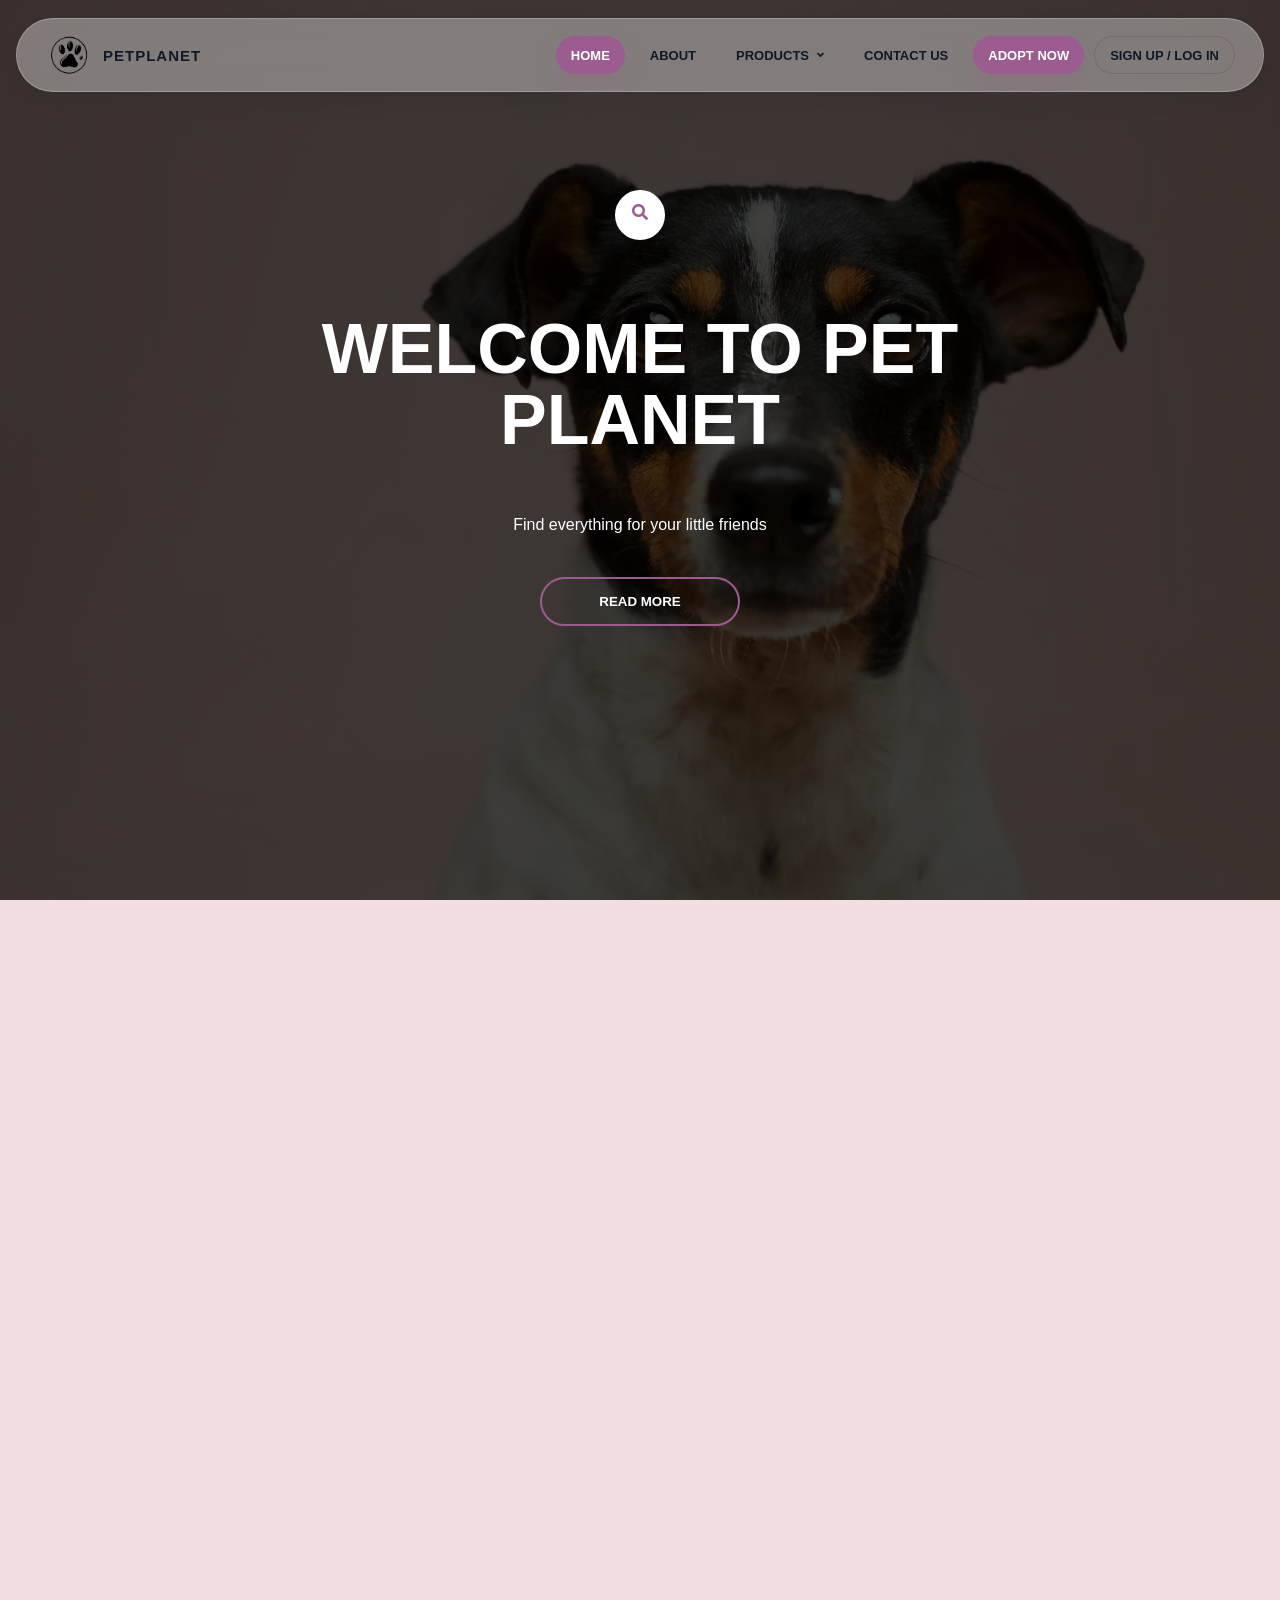
<file: index.html>
<!DOCTYPE html>
<html lang="en">
<head>
    <meta charset="UTF-8">
    <meta http-equiv="X-UA-Compatible" content="IE=edge">
    <meta name="viewport" content="width=device-width, initial-scale=1.0">
    <title>Pet Shop</title>
    <link rel="stylesheet" href="css/style.css">
    <link rel="stylesheet" href="https://cdnjs.cloudflare.com/ajax/libs/font-awesome/5.15.3/css/all.min.css">
    <link rel="stylesheet" href="css/common.css">
    <script src="js/main.js" defer></script>
</head>
<body>
  
    <!--home page-->
    <div class="container-home">
        
        
        <div class="main-content">
            
            <div class="banner">
                <div class="navbar">
                  <div class="logo-container">
                    <img src="images/OIP.webp" class="logo" alt="PetPlanet logo">
                    <span class="logo-text">PETPLANET</span>
                </div>
                
                <input type="checkbox" id="nav-toggle" class="nav-toggle">
                <label for="nav-toggle" class="nav-toggle-label" aria-label="Open navigation menu">
                    <span></span>
                </label>
                  
                    <ul class="nav-menu">
                        <li><a class="active" href="index.html" aria-current="page">Home</a></li>
                        <li><a href="pages/about.html">About</a></li>
                        <li class="dropdown">
                          <a href="pages/dogs.html">Products</a>
                          <ul class="dropdown-content">
                              <li><a href="pages/dogs.html">Dogs</a></li>
                              <li><a href="pages/cats.html">Cats</a></li>
                              <li><a href="pages/birds.html">Birds</a></li>
                              <li><a href="pages/fish.html">Fish</a></li>
                          </ul> </li>
                        <li><a href="pages/contactUs.html">Contact us</a></li>
                        <li><a href="pages/adoptNow.html">Adopt Now</a></li>
                        <li><a href="pages/login.html">Sign up / Log in</a></li>
                        
                    </ul>
                   
                </div>
                <div class="content">
                    <form action="#" id="site-search" role="search">
                        <label class="sr-only" for="site-search-input">Search PetPlanet</label>
                        <input type="search" id="site-search-input" placeholder="Search here ..." autocomplete="off">
                        <button type="submit" class="search-submit" aria-label="Search"><i class="fa fa-search" aria-hidden="true"></i></button>
                    </form>
                    <p class="search-feedback" id="search-feedback" aria-live="polite"></p>
                    
                    <h1>WELCOME TO PET PLANET</h1>
                    <p>Find everything for your little friends</p>
                    <div>
                        <button type="button" id="read-more-btn"><span></span>READ MORE</button>
                    </div>
                </div>
                
            </div>
            <div class="image-container">
                  
              <p class="caption">
                photo by <a href="https://unsplash.com/@victor_vector" target="_blank" rel="noopener noreferrer">@victor_vector</a> on 
                <a href="https://unsplash.com/photos/black-and-white-short-coated-dog-N04FIfHhv_k" target="_blank" rel="noopener noreferrer">Unsplash</a>
              </p>
            </div>
        </div>
    </div>
  
    <!--End home page-->


    <!--services page-->
    <a id="servicesSection"></a>
    <header>
      <h1>Our Services</h1>
    </header>
    
    <section class="services">
      <div class="service">
        <i class="fas fa-shopping-basket"></i>
        <h2>Supplies</h2>
        <p> From premium food options tailored to every dietary need to cozy bedding, entertaining toys, stylish apparel, and essential grooming tools, we have everything you need to keep your pets happy, healthy, and well-cared for.</p>
      </div>
      
      <div class="service">
        <i class="fas fa-cut"></i>
        <h2>Grooming</h2>
        <p>We offer a pampering experience like no other with our grooming service! Treat your furry friends to a day of luxury and care with our expert groomers. From a soothing bath to a stylish trim, we cater to all breeds and sizes, ensuring your pets leave looking and feeling their best.</p>
      </div>
      
      <div class="service">
        <i class="fas fa-graduation-cap"></i>
        <h2>Training</h2>
        <p>Our expert trainers provide personalized sessions to help your pets develop essential skills and behaviors. Whether it's obedience training, agility courses, or socialization sessions, we're dedicated to nurturing a strong bond between you and your pet.</p>
      </div>
      
      <div class="service">
        <i class="fas fa-clock"></i>
        <h2>24 Hour Care</h2>
        <p>With our 24-hour care service, we provide round-the-clock attention to your pets, guaranteeing their comfort and safety at any hour of the day. Whether it's a late-night emergency or just a comforting presence during their stay.</p>
      </div>
    </section>
  <!--End services page-->

  <!--Testimonials Section-->
  <section class="testimonials">
    <h1>What Our Customers Say</h1>
    <div class="testimonial-container">
      <div class="testimonial">
        <img src="images/small-fluffy-dog-breeds-maltipoo-66300ad363389.webp" alt="Small fluffy dog after grooming">
        <p>"The grooming service is amazing! My Maltipoo looks like a star every time we visit. Highly recommended!"</p>
        <h3>- Maria K.</h3>
      </div>
      <div class="testimonial">
        <img src="images/catphoto.webp" alt="Cat customer testimonial photo">
        <p>"Best pet shop in Athens. The supplies are top quality and the staff really cares about the animals."</p>
        <h3>- George P.</h3>
      </div>
      <div class="testimonial">
        <img src="images/Oryctolagus_cuniculus_Rcdo.webp" alt="Rabbit customer testimonial photo">
        <p>"The 24-hour care gave me peace of mind when I had to travel. They kept me updated with photos!"</p>
        <h3>- Elena S.</h3>
      </div>
    </div>
  </section>
  <!--End Testimonials Section-->
  

  <!--footer page-->
  <footer>
        
    <p>Photo credit: <a href="https://unsplash.com/@victor_vector" target="_blank" rel="noopener noreferrer">@victor_vector</a> on <a href="https://unsplash.com/photos/black-and-white-short-coated-dog-N04FIfHhv_k" target="_blank" rel="noopener noreferrer">Unsplash</a>.</p>
<div id="Footer">                
<div id="iconBarfoot"  >
    <h4>Follow Us</h4>
    <div class="icon">
        <i class="fab fa-facebook-f"></i>
        <i class="fab fa-instagram"></i>
        <i class="fab fa-youtube"></i>
        <i class="fab fa-linkedin-in"></i>
    </div>

</div>
<div id="foot1" >
    <dl>
        <dt>Demo Store Info</dt>
        <dd>Terms Of Use</dd>
        <dd>Privacy Policy</dd>
        <dd>Returns Policy</dd>
        <dd>Shipping Policy</dd>
        <dd>Customer Support</dd>
        <dd>Help Center</dd>
        <dd>Returns Center</dd>
        <dd>Contact Us</dd>
    </dl>   
</div>
<div id="foot2"> 
    <dl>
        <dt>Find Us</dt>
        <dd>Phone: 210 000 0000</dd>
        <dd>Email: hello@petplanet.example</dd>
        <dd>Address: Athens, Greece</dd>
    </dl>
</div>
<div id="foot3">
    <h4>Newsletter Demo</h4>
    
        
        <p>This static demo shows where newsletter messaging would appear in a full ecommerce site.
        </p>
        
    
</div>
</div>
</footer>
<!--end footer-->
</body>
</html>
</file>
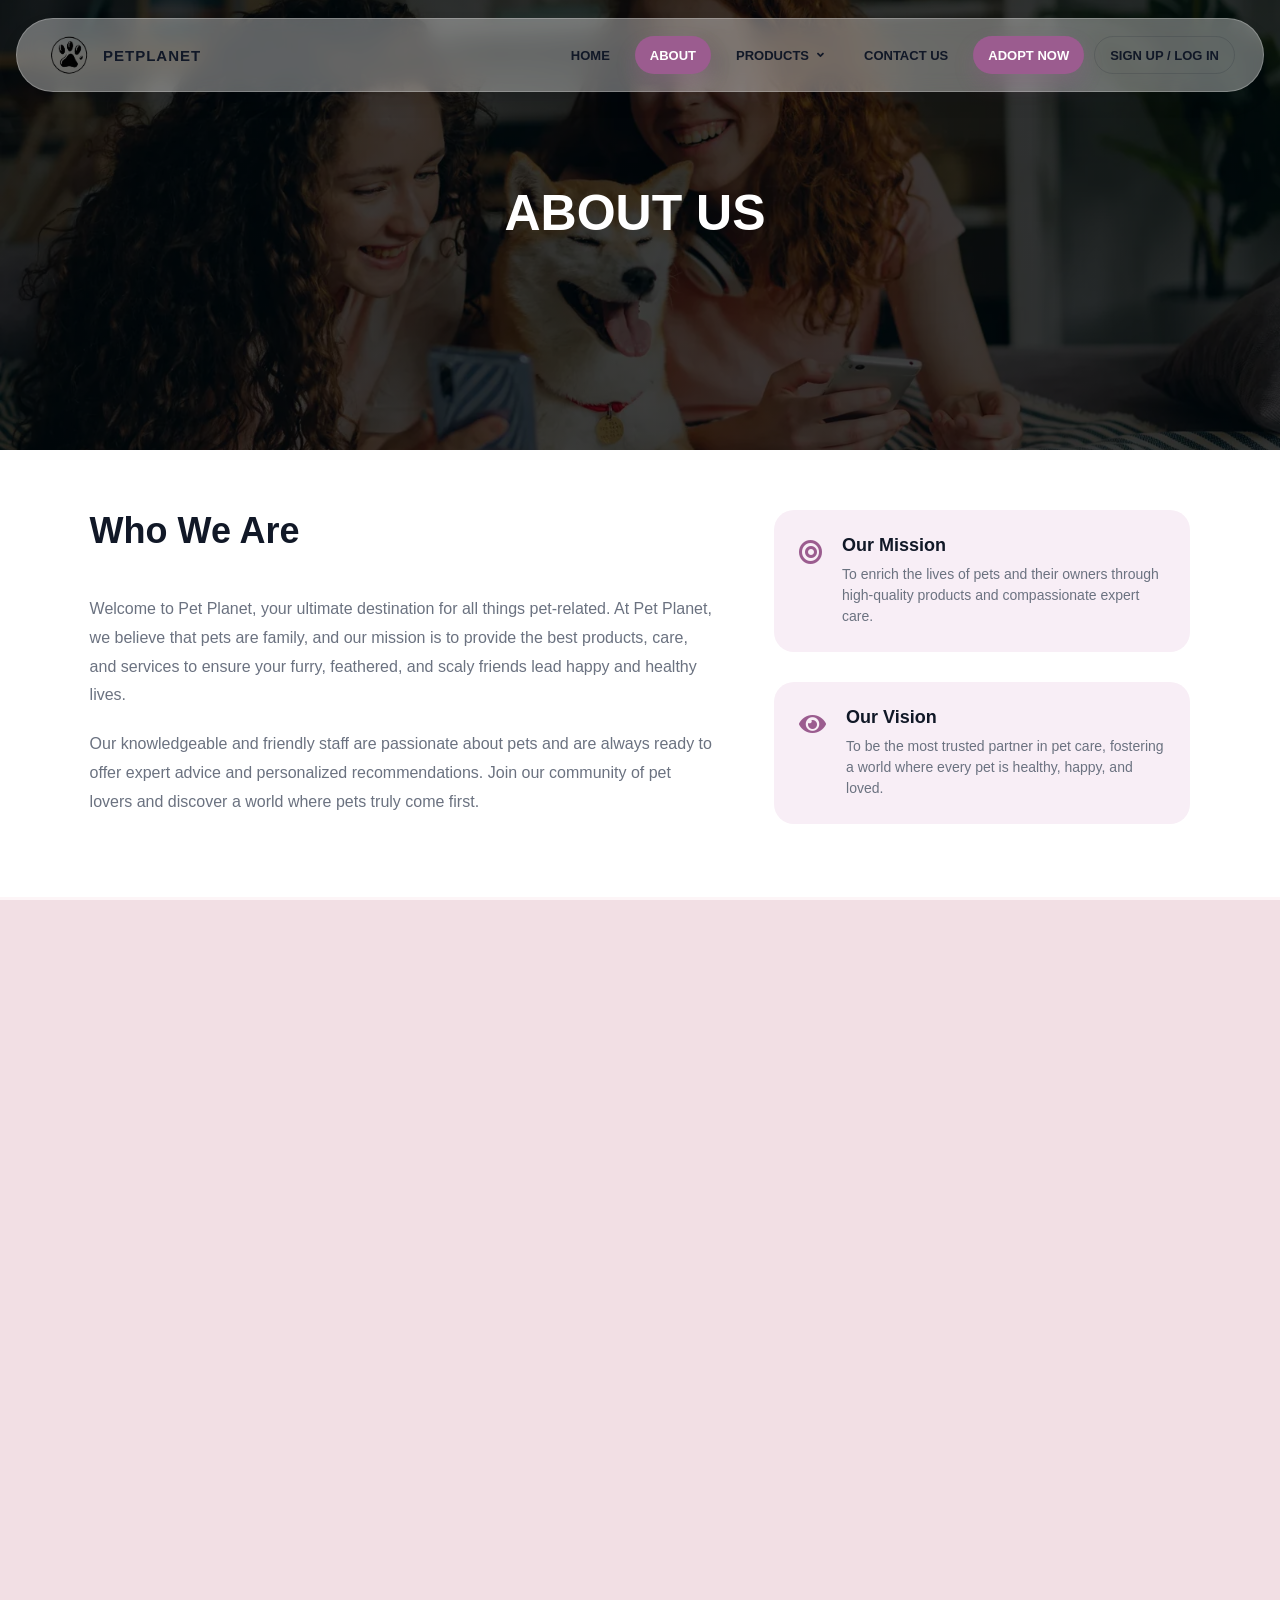
<file: pages/about.html>
<!DOCTYPE html>
<html lang="en">
<head>
    <meta charset="UTF-8">
    <meta name="viewport" content="width=device-width, initial-scale=1.0">
    <title>About Us</title>
    <link rel="stylesheet" href="../css/style.css">
    <link rel="stylesheet" href="https://cdnjs.cloudflare.com/ajax/libs/font-awesome/5.15.3/css/all.min.css">
    <link rel="stylesheet" href="../css/common.css">
</head>
<body>
     
        <div class="navbar">
            <div class="logo-container">
                <img src="../images/OIP.webp" class="logo" alt="PetPlanet logo">
                <span class="logo-text">PETPLANET</span>
            </div> 
            
            <input type="checkbox" id="nav-toggle" class="nav-toggle">
            <label for="nav-toggle" class="nav-toggle-label" aria-label="Open navigation menu">
                <span></span>
            </label>

            <ul class="nav-menu">
                <li><a href="../index.html">Home</a></li>
                <li><a class="active" href="about.html" aria-current="page">About</a></li>
                <li class="dropdown">
                    <a href="dogs.html">Products</a>
                    <ul class="dropdown-content">
                        <li><a href="dogs.html">Dogs</a></li>
                        <li><a href="cats.html">Cats</a></li>
                        <li><a href="birds.html">Birds</a></li>
                        <li><a href="fish.html">Fish</a></li>
                    </ul> </li>
                <li><a href="contactUs.html">Contact us</a></li>
                <li><a href="adoptNow.html">Adopt Now</a></li>
                <li><a href="login.html">Sign up / Log in</a></li>
                
            </ul>
        </div>
        
      <div class="about-cont">
        <div class="about-info">
            <h1>ABOUT US</h1>
            
        </div>
      </div>
      <div class="image-container">
                  
        <p class="caption">
          photo by <a href="https://unsplash.com/@silverkblack" target="_blank" rel="noopener noreferrer">@silverkblack</a> on 
          <a href="https://unsplash.com/photos/two-women-laying-on-a-bed-with-a-dog-wquF4wXEb84" target="_blank" rel="noopener noreferrer">Unsplash</a>
        </p>
      </div>
    

     <section class="who-we-are-section">
        <div class="container-ab">
            <div class="about-us-full">
                <div class="about-text">
                    <h1>Who We Are</h1>
                    <p>
                        Welcome to Pet Planet, your ultimate destination for all things pet-related. At Pet Planet, we believe that pets are family, and our mission is to provide the best products, care, and services to ensure your furry, feathered, and scaly friends lead happy and healthy lives.
                    </p>
                    <p>
                        Our knowledgeable and friendly staff are passionate about pets and are always ready to offer expert advice and personalized recommendations. Join our community of pet lovers and discover a world where pets truly come first.
                    </p>
                </div>
                <div class="mission-vision">
                    <div class="mv-item">
                        <i class="fas fa-bullseye"></i>
                        <div>
                            <h3>Our Mission</h3>
                            <p>To enrich the lives of pets and their owners through high-quality products and compassionate expert care.</p>
                        </div>
                    </div>
                    <div class="mv-item">
                        <i class="fas fa-eye"></i>
                        <div>
                            <h3>Our Vision</h3>
                            <p>To be the most trusted partner in pet care, fostering a world where every pet is healthy, happy, and loved.</p>
                        </div>
                    </div>
                </div>
            </div>
        </div>
     </section>

    <!--why us page--> 
  <section class="why-us-section">
    <div class="why-us-header">
      <p class="section-label">Our Values</p>
      <h1>Why Pet Owners Choose Us</h1>
    </div>
    <div class="why-us-grid">
      <div class="why-card">
        <i class="fas fa-users"></i>
        <h2>Community Connection</h2>
        <p>More than just a pet shop, we're a vibrant community of pet lovers who share a common passion for animals. From our regular adoption events to our online forums, we're dedicated to fostering connections.</p>
      </div>
      <div class="why-card">
        <i class="fas fa-heart"></i>
        <h2>Quality and Care</h2>
        <p>We prioritize quality and care above all else, ensuring that every animal receives the love, attention, and medical treatment they deserve. Our selection of products is meticulously curated for your pets.</p>
      </div>
      <div class="why-card">
        <i class="fas fa-lightbulb"></i>
        <h2>Tailored Solutions</h2>
        <p>We understand that every pet is unique. That's why we offer tailored solutions like specialized diet plans, behavioral training, and personalized grooming services to ensure your friend is happy.</p>
      </div>
      <div class="why-card">
        <i class="fas fa-paw"></i>
        <h2>Passion for Pets</h2>
        <p>Driven by our passion for animals, we go above and beyond to ensure all our furry friends find loving homes. We strive to match each pet with the perfect family, creating lasting bonds.</p>
      </div>
    </div>
  </section>
  <!--End why us page--> 
  
    
        <footer>
        
            <p>Photo credits: <a href="https://unsplash.com/@silverkblack" target="_blank" rel="noopener noreferrer">@silverkblack</a> and <a href="https://unsplash.com/@axholmephotography" target="_blank" rel="noopener noreferrer">@axholmephotography</a> on Unsplash.</p>
        <div id="Footer">                
        <div id="iconBarfoot"  >
            <h4>Follow Us</h4>
            <div class="icon">
                <i class="fab fa-facebook-f"></i>
                <i class="fab fa-instagram"></i>
                <i class="fab fa-youtube"></i>
                <i class="fab fa-linkedin-in"></i>
            </div>
        
        </div>
        <div id="foot1" >
            <dl>
                <dt>Demo Store Info</dt>
                <dd>Terms Of Use</dd>
                <dd>Privacy Policy</dd>
                <dd>Returns Policy</dd>
                <dd>Shipping Policy</dd>
                <dd>Customer Support</dd>
                <dd>Help Center</dd>
                <dd>Returns Center</dd>
                <dd>Contact Us</dd>
            </dl>   
        </div>
        <div id="foot2"> 
            <dl>
                <dt>Find Us</dt>
                <dd>Phone: 210 000 0000</dd>
                <dd>Email: hello@petplanet.example</dd>
                <dd>Address: Athens, Greece</dd>
            </dl>
        </div>
        <div id="foot3">
            <h4>Newsletter Demo</h4>
            
                
                <p>This static demo shows where newsletter messaging would appear in a full ecommerce site.
                </p>
                
            
        </div>
        </div>
        </footer>
</body>
</html>
</file>
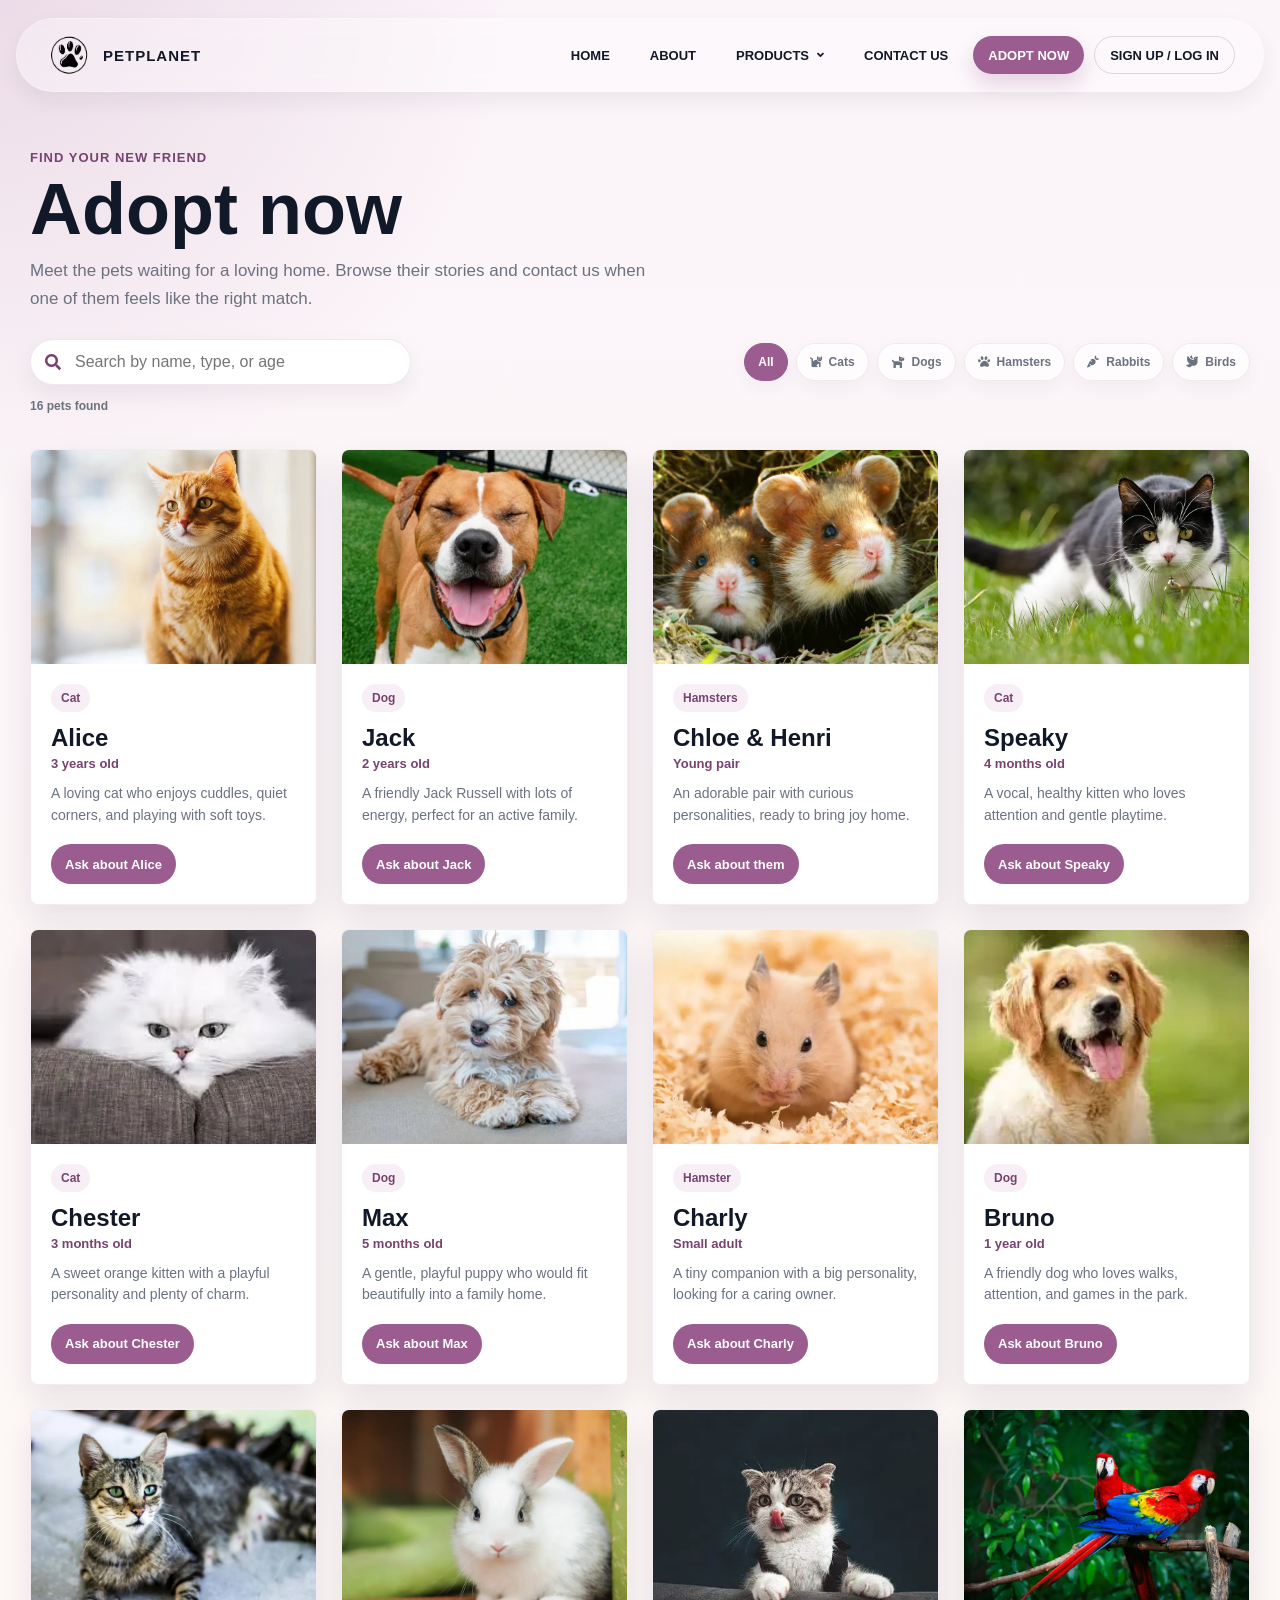
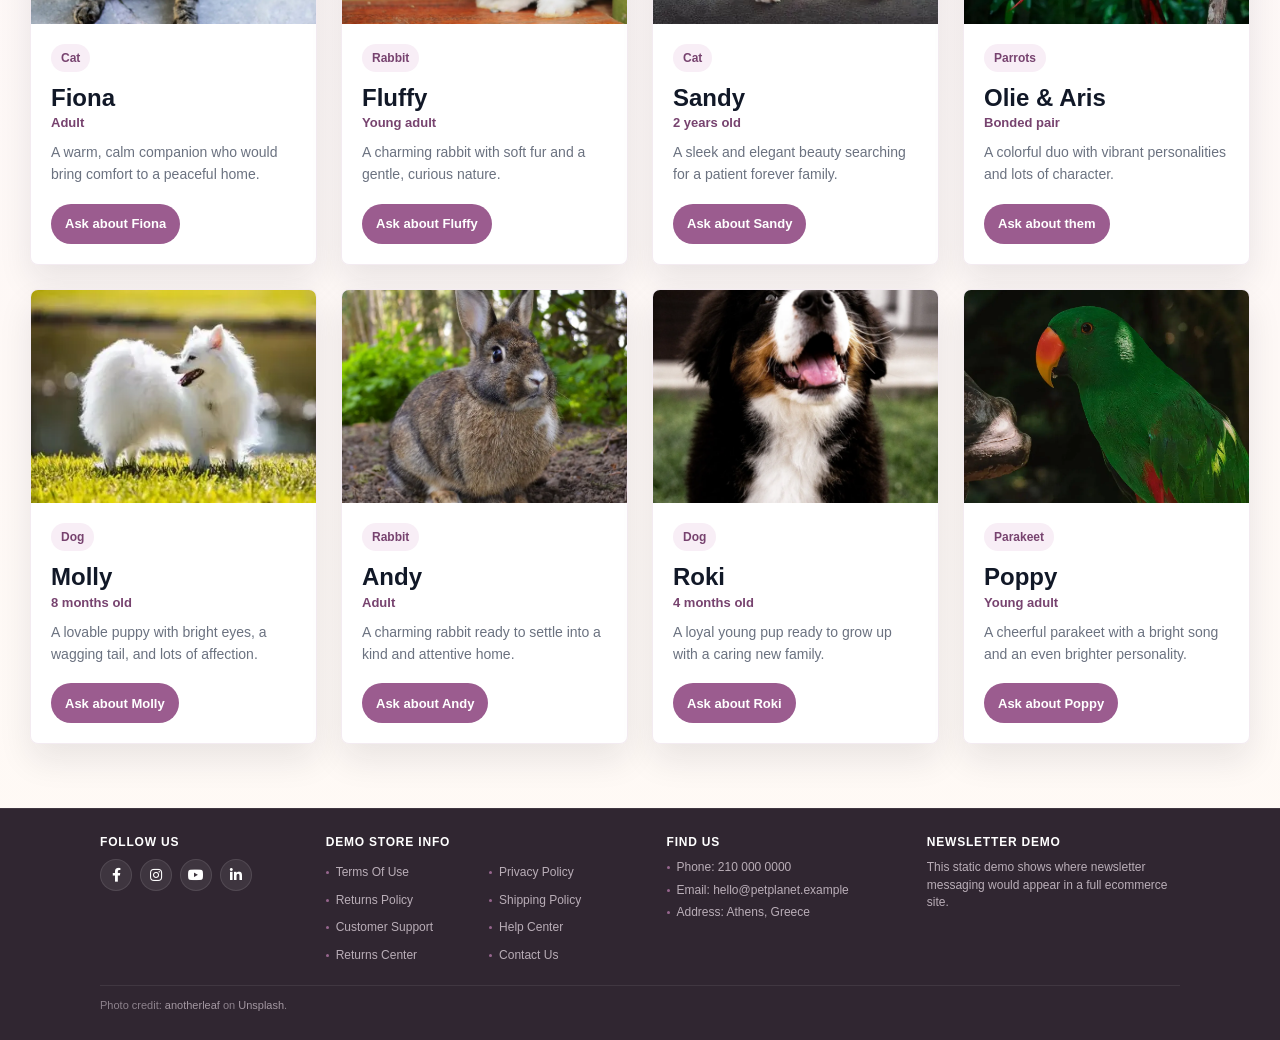
<file: pages/adoptNow.html>
<!DOCTYPE html>
<html lang="en">
<head>
    <meta charset="UTF-8">
    <meta http-equiv="X-UA-Compatible" content="IE=edge">
    <meta name="viewport" content="width=device-width, initial-scale=1.0">
    <title>Adopt Now - Pet Planet</title>
    <link rel="stylesheet" href="../css/adoptNow.css">
    <link rel="stylesheet" href="https://cdnjs.cloudflare.com/ajax/libs/font-awesome/5.15.3/css/all.min.css">
    <link rel="stylesheet" href="../css/common.css">
    <script src="../js/adoptNow.js" defer></script>
</head>
<body>
    <div class="navbar">
        <div class="logo-container">
            <img src="../images/OIP.webp" class="logo" alt="PetPlanet logo">
            <span class="logo-text">PETPLANET</span>
        </div>
        
        <input type="checkbox" id="nav-toggle" class="nav-toggle">
        <label for="nav-toggle" class="nav-toggle-label" aria-label="Open navigation menu">
            <span></span>
        </label>

        <ul class="nav-menu">            <li><a href="../index.html">Home</a></li>
            <li><a href="about.html">About</a></li>
            <li class="dropdown">
                <a href="dogs.html">Products</a>
                <ul class="dropdown-content">
                    <li><a href="dogs.html">Dogs</a></li>
                    <li><a href="cats.html">Cats</a></li>
                    <li><a href="birds.html">Birds</a></li>
                    <li><a href="fish.html">Fish</a></li>
                </ul>
            </li>
            <li><a href="contactUs.html">Contact us</a></li>
            <li><a class="active" href="adoptNow.html" aria-current="page">Adopt Now</a></li>
            <li><a href="login.html">Sign up / Log in</a></li>
        </ul>
    </div>

    <main class="container-adopt">
        <section class="adopt-hero">
            <p class="eyebrow">Find your new friend</p>
            <h1>Adopt now</h1>
            <p>Meet the pets waiting for a loving home. Browse their stories and contact us when one of them feels like the right match.</p>
        </section>

        <section class="adoption-tools" aria-label="Filter pets for adoption">
            <div class="adoption-search">
                <label class="sr-only" for="pet-search">Search pets</label>
                <div class="search-field">
                    <i class="fas fa-search" aria-hidden="true"></i>
                    <input type="search" id="pet-search" placeholder="Search by name, type, or age" autocomplete="off">
                </div>
            </div>

            <div class="animal-filters" aria-label="Animal type filters">
                <button type="button" class="filter-button active" data-filter="all" aria-pressed="true">All</button>
                <button type="button" class="filter-button" data-filter="cat" aria-pressed="false"><i class="fas fa-cat" aria-hidden="true"></i>Cats</button>
                <button type="button" class="filter-button" data-filter="dog" aria-pressed="false"><i class="fas fa-dog" aria-hidden="true"></i>Dogs</button>
                <button type="button" class="filter-button" data-filter="hamster" aria-pressed="false"><i class="fas fa-paw" aria-hidden="true"></i>Hamsters</button>
                <button type="button" class="filter-button" data-filter="rabbit" aria-pressed="false"><i class="fas fa-carrot" aria-hidden="true"></i>Rabbits</button>
                <button type="button" class="filter-button" data-filter="bird" aria-pressed="false"><i class="fas fa-dove" aria-hidden="true"></i>Birds</button>
            </div>

            <p class="filter-status" id="filter-status" aria-live="polite"></p>
        </section>

        <section class="pet-grid" aria-label="Pets available for adoption">
            <article class="pet-card" data-type="cat">
                <img src="../images/pexels-kowalievska-1170986.webp" alt="Alice, a relaxed gray cat">
                <div class="pet-card-content">
                    <span class="pet-tag">Cat</span>
                    <h2>Alice</h2>
                    <p class="pet-meta">3 years old</p>
                    <p>A loving cat who enjoys cuddles, quiet corners, and playing with soft toys.</p>
                    <a href="contactUs.html">Ask about Alice</a>
                </div>
            </article>

            <article class="pet-card" data-type="dog">
                <img src="../images/0-dogs-hero.webp" alt="Jack, an energetic Jack Russell dog">
                <div class="pet-card-content">
                    <span class="pet-tag">Dog</span>
                    <h2>Jack</h2>
                    <p class="pet-meta">2 years old</p>
                    <p>A friendly Jack Russell with lots of energy, perfect for an active family.</p>
                    <a href="contactUs.html">Ask about Jack</a>
                </div>
            </article>

            <article class="pet-card" data-type="hamster">
                <img src="../images/AdobeStock_347974747_438127_reduced.webp" alt="Chloe and Henri, two small hamsters">
                <div class="pet-card-content">
                    <span class="pet-tag">Hamsters</span>
                    <h2>Chloe & Henri</h2>
                    <p class="pet-meta">Young pair</p>
                    <p>An adorable pair with curious personalities, ready to bring joy home.</p>
                    <a href="contactUs.html">Ask about them</a>
                </div>
            </article>

            <article class="pet-card" data-type="cat">
                <img src="../images/Understanding Your Cat's Body LanguageTEASER.webp" alt="Speaky, a vocal young cat">
                <div class="pet-card-content">
                    <span class="pet-tag">Cat</span>
                    <h2>Speaky</h2>
                    <p class="pet-meta">4 months old</p>
                    <p>A vocal, healthy kitten who loves attention and gentle playtime.</p>
                    <a href="contactUs.html">Ask about Speaky</a>
                </div>
            </article>

            <article class="pet-card" data-type="cat">
                <img src="../images/images (1).webp" alt="Chester, an orange kitten">
                <div class="pet-card-content">
                    <span class="pet-tag">Cat</span>
                    <h2>Chester</h2>
                    <p class="pet-meta">3 months old</p>
                    <p>A sweet orange kitten with a playful personality and plenty of charm.</p>
                    <a href="contactUs.html">Ask about Chester</a>
                </div>
            </article>

            <article class="pet-card" data-type="dog">
                <img src="../images/small-fluffy-dog-breeds-maltipoo-66300ad363389.webp" alt="Max, a small fluffy puppy">
                <div class="pet-card-content">
                    <span class="pet-tag">Dog</span>
                    <h2>Max</h2>
                    <p class="pet-meta">5 months old</p>
                    <p>A gentle, playful puppy who would fit beautifully into a family home.</p>
                    <a href="contactUs.html">Ask about Max</a>
                </div>
            </article>

            <article class="pet-card" data-type="hamster">
                <img src="../images/shutterstock_1672896298-scaled-1-1024x684.webp" alt="Charly, a tiny hamster">
                <div class="pet-card-content">
                    <span class="pet-tag">Hamster</span>
                    <h2>Charly</h2>
                    <p class="pet-meta">Small adult</p>
                    <p>A tiny companion with a big personality, looking for a caring owner.</p>
                    <a href="contactUs.html">Ask about Charly</a>
                </div>
            </article>

            <article class="pet-card" data-type="dog">
                <img src="../images/images.webp" alt="Bruno, a happy young dog">
                <div class="pet-card-content">
                    <span class="pet-tag">Dog</span>
                    <h2>Bruno</h2>
                    <p class="pet-meta">1 year old</p>
                    <p>A friendly dog who loves walks, attention, and games in the park.</p>
                    <a href="contactUs.html">Ask about Bruno</a>
                </div>
            </article>

            <article class="pet-card" data-type="cat">
                <img src="../images/VIER PFOTEN_2016-07-08_011-4993x3455-1920x1329.webp" alt="Fiona, a calm cat">
                <div class="pet-card-content">
                    <span class="pet-tag">Cat</span>
                    <h2>Fiona</h2>
                    <p class="pet-meta">Adult</p>
                    <p>A warm, calm companion who would bring comfort to a peaceful home.</p>
                    <a href="contactUs.html">Ask about Fiona</a>
                </div>
            </article>

            <article class="pet-card" data-type="rabbit">
                <img src="../images/rabbit-475261_0.webp" alt="Fluffy, a soft rabbit">
                <div class="pet-card-content">
                    <span class="pet-tag">Rabbit</span>
                    <h2>Fluffy</h2>
                    <p class="pet-meta">Young adult</p>
                    <p>A charming rabbit with soft fur and a gentle, curious nature.</p>
                    <a href="contactUs.html">Ask about Fluffy</a>
                </div>
            </article>

            <article class="pet-card" data-type="cat">
                <img src="../images/catphoto.webp" alt="Sandy, an elegant cat">
                <div class="pet-card-content">
                    <span class="pet-tag">Cat</span>
                    <h2>Sandy</h2>
                    <p class="pet-meta">2 years old</p>
                    <p>A sleek and elegant beauty searching for a patient forever family.</p>
                    <a href="contactUs.html">Ask about Sandy</a>
                </div>
            </article>

            <article class="pet-card" data-type="bird">
                <img src="../images/istock_000006766776_large.webp" alt="Olie and Aris, two colorful parrots">
                <div class="pet-card-content">
                    <span class="pet-tag">Parrots</span>
                    <h2>Olie & Aris</h2>
                    <p class="pet-meta">Bonded pair</p>
                    <p>A colorful duo with vibrant personalities and lots of character.</p>
                    <a href="contactUs.html">Ask about them</a>
                </div>
            </article>

            <article class="pet-card" data-type="dog">
                <img src="../images/American-Eskimo-Dog-standing-in-the-grass-in-bright-sunlight-400x267.webp" alt="Molly, a white puppy">
                <div class="pet-card-content">
                    <span class="pet-tag">Dog</span>
                    <h2>Molly</h2>
                    <p class="pet-meta">8 months old</p>
                    <p>A lovable puppy with bright eyes, a wagging tail, and lots of affection.</p>
                    <a href="contactUs.html">Ask about Molly</a>
                </div>
            </article>

            <article class="pet-card" data-type="rabbit">
                <img src="../images/Oryctolagus_cuniculus_Rcdo.webp" alt="Andy, a brown rabbit">
                <div class="pet-card-content">
                    <span class="pet-tag">Rabbit</span>
                    <h2>Andy</h2>
                    <p class="pet-meta">Adult</p>
                    <p>A charming rabbit ready to settle into a kind and attentive home.</p>
                    <a href="contactUs.html">Ask about Andy</a>
                </div>
            </article>

            <article class="pet-card" data-type="dog">
                <img src="../images/i-dont-understand-what-you-all-mean-by-comfort-characters-v0-rpdvvx5qhsdc1.webp" alt="Roki, a young puppy">
                <div class="pet-card-content">
                    <span class="pet-tag">Dog</span>
                    <h2>Roki</h2>
                    <p class="pet-meta">4 months old</p>
                    <p>A loyal young pup ready to grow up with a caring new family.</p>
                    <a href="contactUs.html">Ask about Roki</a>
                </div>
            </article>

            <article class="pet-card" data-type="bird">
                <img src="../images/perched-green-parrot-hd-9cjbn3ykpmyoqzw7.webp" alt="Poppy, a green parakeet">
                <div class="pet-card-content">
                    <span class="pet-tag">Parakeet</span>
                    <h2>Poppy</h2>
                    <p class="pet-meta">Young adult</p>
                    <p>A cheerful parakeet with a bright song and an even brighter personality.</p>
                    <a href="contactUs.html">Ask about Poppy</a>
                </div>
            </article>
        </section>
        <p class="no-results" id="no-results" hidden>No pets match your filters. Try another type or search term.</p>
    </main>

    <footer>
        <p>Photo credit: <a href="https://unsplash.com/@anotherleaf" target="_blank" rel="noopener noreferrer">anotherleaf</a> on <a href="https://unsplash.com/photos/short-coated-black-puppy-qGkVJ7Tx36s" target="_blank" rel="noopener noreferrer">Unsplash</a>.</p>
        <div id="Footer">
            <div id="iconBarfoot">
                <h4>Follow Us</h4>
                <div class="icon">
                    <i class="fab fa-facebook-f"></i>
                    <i class="fab fa-instagram"></i>
                    <i class="fab fa-youtube"></i>
                    <i class="fab fa-linkedin-in"></i>
                </div>
            </div>
            <div id="foot1">
                <dl>
                    <dt>Demo Store Info</dt>
                    <dd>Terms Of Use</dd>
                    <dd>Privacy Policy</dd>
                    <dd>Returns Policy</dd>
                    <dd>Shipping Policy</dd>
                    <dd>Customer Support</dd>
                    <dd>Help Center</dd>
                    <dd>Returns Center</dd>
                    <dd>Contact Us</dd>
                </dl>
            </div>
            <div id="foot2">
                <dl>
                    <dt>Find Us</dt>
                    <dd>Phone: 210 000 0000</dd>
                    <dd>Email: hello@petplanet.example</dd>
                    <dd>Address: Athens, Greece</dd>
                </dl>
            </div>
            <div id="foot3">
                <h4>Newsletter Demo</h4>
                <p>This static demo shows where newsletter messaging would appear in a full ecommerce site.</p>
            </div>
        </div>
    </footer>
</body>
</html>
</file>
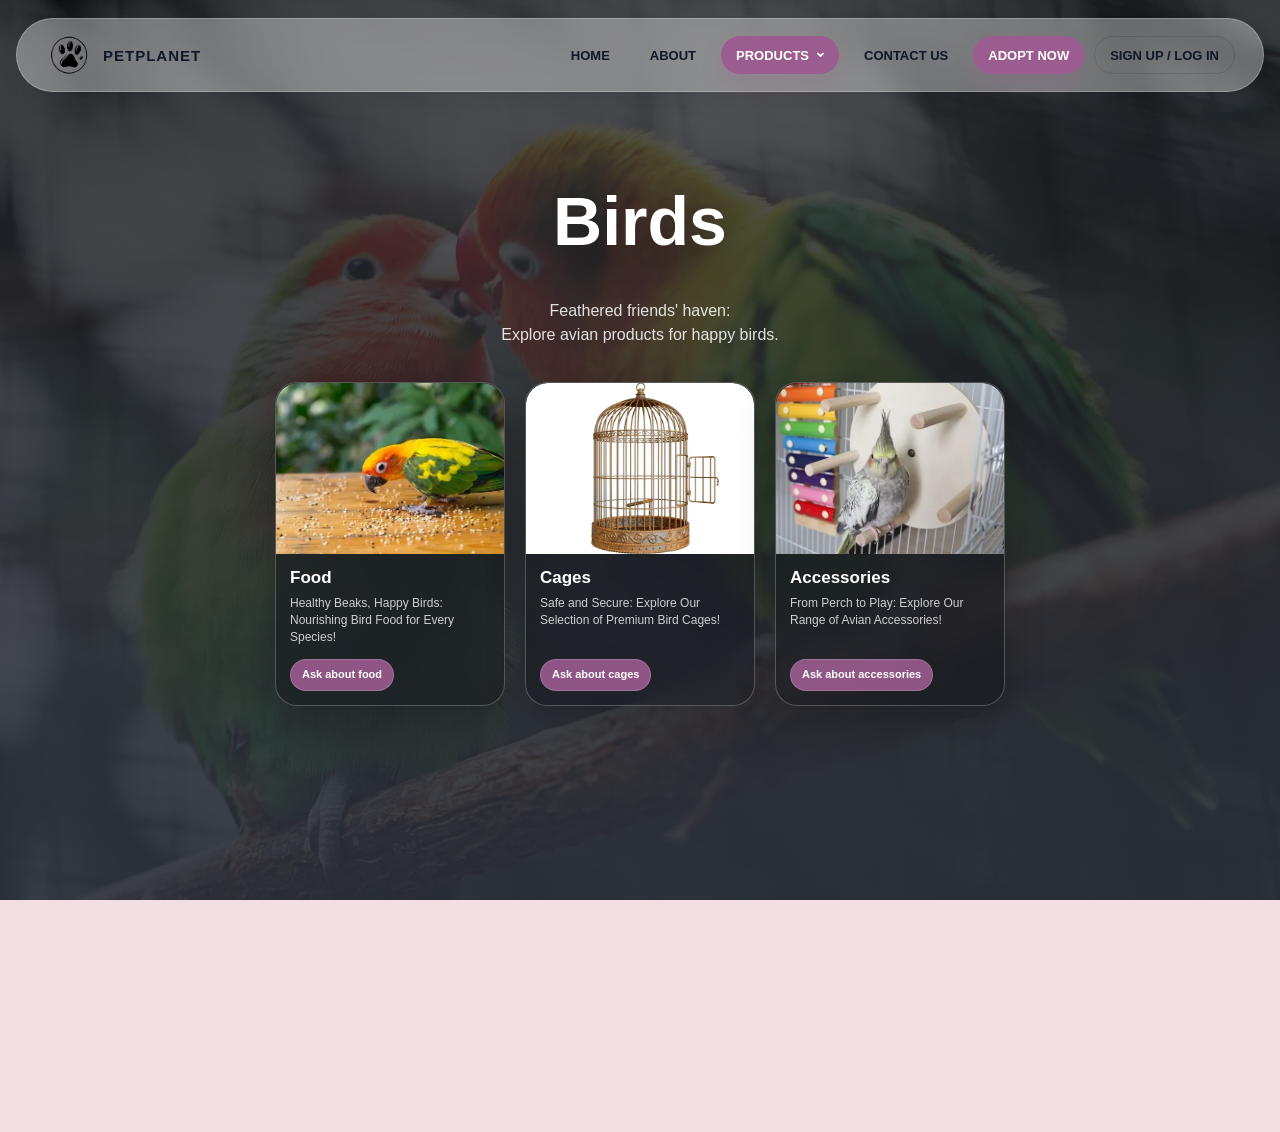
<file: pages/birds.html>
<!DOCTYPE html>
<html lang="en">
<head>
    <meta charset="UTF-8">
    <meta name="viewport" content="width=device-width, initial-scale=1.0">
    <title>Birds - Pet Planet</title>
    <link rel="stylesheet" href="../css/style.css">
    <link rel="stylesheet" href="https://cdnjs.cloudflare.com/ajax/libs/font-awesome/5.15.3/css/all.min.css">
    <link rel="stylesheet" href="../css/common.css">
</head>
<body>
    
    <div class="navbar">
        <div class="logo-container">
            <img src="../images/OIP.webp" class="logo" alt="PetPlanet logo">
            <span class="logo-text">PETPLANET</span>
        </div> 
        
        <input type="checkbox" id="nav-toggle" class="nav-toggle">
        <label for="nav-toggle" class="nav-toggle-label" aria-label="Open navigation menu">
            <span></span>
        </label>

        <ul class="nav-menu">
            <li><a href="../index.html">Home</a></li>
            <li><a href="about.html">About</a></li>
            <li class="dropdown">
                <a class="active" href="dogs.html">Products</a>
                <ul class="dropdown-content">
                    <li><a href="dogs.html">Dogs</a></li>
                    <li><a href="cats.html">Cats</a></li>
                    <li><a class="active" href="birds.html" aria-current="page">Birds</a></li>
                    <li><a href="fish.html">Fish</a></li>
                </ul>
            </li>
            <li><a href="contactUs.html">Contact us</a></li>
            <li><a href="adoptNow.html">Adopt Now</a></li>
            <li><a href="login.html">Sign up / Log in</a></li>
        </ul>
    </div>
    
    <div class="container-bird">
        <div class="bird-info">
            <h1>Birds</h1>
            <p>Feathered friends' haven:<br>Explore avian products for happy birds.</p>
        </div> 
        
        <div class="gallery">
            <div class="item">
                <img src="../images/f09db4c79acd26226ecb2363f1b1f3bc.webp" class="main-img" alt="Bird food product selection">
                <div class="hover-text">Healthy Beaks, Happy Birds: Nourishing Bird Food for Every Species!</div>
                <p>Food</p>
                <a class="product-link" href="contactUs.html">Ask about food</a>
            </div>
            
            <div class="item">
                <img src="../images/vintage-metal-bird-cage-door-600nw-2188968197.webp" class="main-img" alt="Bird cage product selection">
                <div class="hover-text">Safe and Secure: Explore Our Selection of Premium Bird Cages!</div>
                <p>Cages</p>
                <a class="product-link" href="contactUs.html">Ask about cages</a>
            </div>
            <div class="item">
                <img src="../images/dbdaabdc222ca07f73befbabf5d2b09b.webp" class="main-img" alt="Bird accessories product selection">
                <div class="hover-text">From Perch to Play: Explore Our Range of Avian Accessories!</div>
                <p>Accessories</p>
                <a class="product-link" href="contactUs.html">Ask about accessories</a>
            </div>
        </div>
        
        
    </div>
    <div class="image-container">
                  
        <p class="caption">
          photo by <a href="https://unsplash.com/@jonah_jpg" target="_blank" rel="noopener noreferrer">@jonah_jpg</a> on 
          <a href="https://unsplash.com/photos/two-birds-on-branch-JY6SQqlJLXE" target="_blank" rel="noopener noreferrer">Unsplash</a>
        </p>
      </div>


    
    <footer>
        
        <p>Photo credit: <a href="https://unsplash.com/@jonah_jpg" target="_blank" rel="noopener noreferrer">@jonah_jpg</a> on <a href="https://unsplash.com/photos/two-birds-on-branch-JY6SQqlJLXE" target="_blank" rel="noopener noreferrer">Unsplash</a>.</p>
    <div id="Footer">                
    <div id="iconBarfoot"  >
        <h4>Follow Us</h4>
        <div class="icon">
            <i class="fab fa-facebook-f"></i>
            <i class="fab fa-instagram"></i>
            <i class="fab fa-youtube"></i>
            <i class="fab fa-linkedin-in"></i>
        </div>
    
    </div>
    <div id="foot1" >
        <dl>
            <dt>Demo Store Info</dt>
            <dd>Terms Of Use</dd>
            <dd>Privacy Policy</dd>
            <dd>Returns Policy</dd>
            <dd>Shipping Policy</dd>
            <dd>Customer Support</dd>
            <dd>Help Center</dd>
            <dd>Returns Center</dd>
            <dd>Contact Us</dd>
        </dl>   
    </div>
    <div id="foot2"> 
        <dl>
            <dt>Find Us</dt>
            <dd>Phone: 210 000 0000</dd>
            <dd>Email: hello@petplanet.example</dd>
            <dd>Address: Athens, Greece</dd>
        </dl>
    </div>
    <div id="foot3">
        <h4>Newsletter Demo</h4>
        
            
            <p>This static demo shows where newsletter messaging would appear in a full ecommerce site.
            </p>
            
        
    </div>
    </div>
    </footer>
    <!--end footer-->
        
        
    
    
    
</body>
</html>
</file>
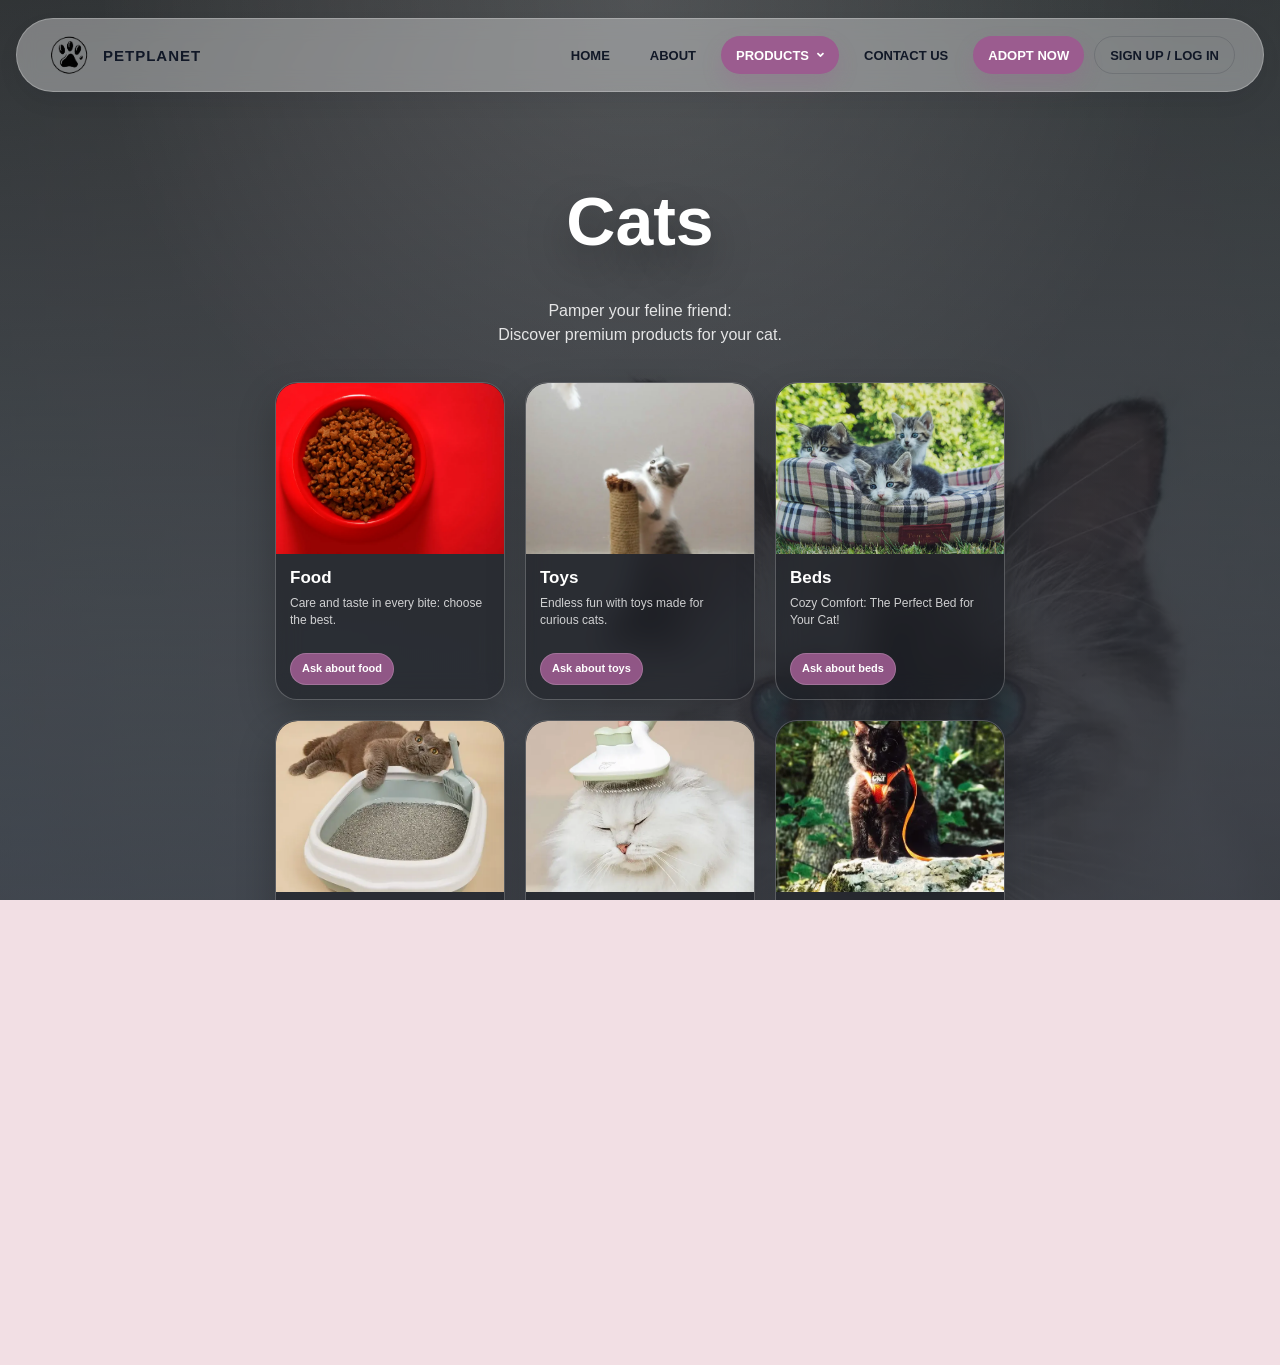
<file: pages/cats.html>
<!DOCTYPE html>
<html lang="en">
<head>
    <meta charset="UTF-8">
    <meta name="viewport" content="width=device-width, initial-scale=1.0">
    <title>Cats - Pet Planet</title>
    <link rel="stylesheet" href="../css/style.css">
    <link rel="stylesheet" href="https://cdnjs.cloudflare.com/ajax/libs/font-awesome/5.15.3/css/all.min.css">
    <link rel="stylesheet" href="../css/common.css">
</head>
<body>
    
    <div class="navbar">
        <div class="logo-container">
            <img src="../images/OIP.webp" class="logo" alt="PetPlanet logo">
            <span class="logo-text">PETPLANET</span>
        </div> 
        
        <input type="checkbox" id="nav-toggle" class="nav-toggle">
        <label for="nav-toggle" class="nav-toggle-label" aria-label="Open navigation menu">
            <span></span>
        </label>

        <ul class="nav-menu">
            <li><a href="../index.html">Home</a></li>
            <li><a href="about.html">About</a></li>
            <li class="dropdown">
                <a class="active" href="dogs.html">Products</a>
                <ul class="dropdown-content">
                    <li><a href="dogs.html">Dogs</a></li>
                    <li><a class="active" href="cats.html" aria-current="page">Cats</a></li>
                    <li><a href="birds.html">Birds</a></li>
                    <li><a href="fish.html">Fish</a></li>
                </ul>
            </li>
            <li><a href="contactUs.html">Contact us</a></li>
            <li><a href="adoptNow.html">Adopt Now</a></li>
            <li><a href="login.html">Sign up / Log in</a></li>
        </ul>
    </div>
    
    <div class="container-cat">
        <div class="cat-info">
            <h1>Cats</h1>
            <p>Pamper your feline friend:<br>Discover premium products for your cat.</p>
        </div> 
        
        <div class="gallery">
            <div class="item">
                <img src="../images/daniel-dan-tvtLWlFibCs-unsplash.webp" class="main-img" alt="Cat food product selection">
                <div class="hover-text">Care and taste in every bite: choose the best.</div>
                <p>Food</p>
                <a class="product-link" href="contactUs.html">Ask about food</a>
            </div>
            <div class="item">
                <img src="../images/willian-justen-de-vasconcellos-1hBWrLIDSCc-unsplash.webp" class="main-img" alt="Cat toys product selection">
                <div class="hover-text">Endless fun with toys made for curious cats.</div>
                <p>Toys</p>
                <a class="product-link" href="contactUs.html">Ask about toys</a>
            </div>
            <div class="item">
                <img src="../images/dim-hou-mQquoOszMRM-unsplash.webp" class="main-img" alt="Cat beds product selection">
                <div class="hover-text">Cozy Comfort: The Perfect Bed for Your Cat!</div>
                <p>Beds</p>
                <a class="product-link" href="contactUs.html">Ask about beds</a>
            </div>
            <div class="item">
                <img src="../images/7ff7d260a0802a0fa9611a4a1d6a5755.webp" class="main-img" alt="Cat litter and toilet products">
                <div class="hover-text">Clean and Fresh: Premium Cat Litter for a Happy Home!</div>
                <p>Cat Litter & Toilet</p>
                <a class="product-link" href="contactUs.html">Ask about litter</a>
            </div>

            <div class="item">
                <img src="../images/2eaf0d16b87ba616fac128dbbbddc0c3.webp" class="main-img" alt="Cat care product selection">
                <div class="hover-text">Grooming essentials and care products for everyday needs.</div>
                <p>Care</p>
                <a class="product-link" href="contactUs.html">Ask about care</a>
            </div>
            
            
            <div class="item">
                <img src="../images/bb428d25e51c8bce8f8dc36f2009a34d.webp" class="main-img" alt="Cat accessories product selection">
                <div class="hover-text">Style and Comfort: Discover Our Range of Cat Accessories!</div>
                <p>Accessories</p>
                <a class="product-link" href="contactUs.html">Ask about accessories</a>
            </div>
        </div>
        
    </div>
    <div class="image-container">
                  
        <p class="caption">
          photo by <a href="https://unsplash.com/@halannahalila" target="_blank" rel="noopener noreferrer">@halannahalila</a> on 
          <a href="https://unsplash.com/photos/long-fur-white-and-black-cat-KpXKj3EUVtw" target="_blank" rel="noopener noreferrer">Unsplash</a>
        </p>
      </div>


    
    <footer>
        
        <p>Photo credit: <a href="https://unsplash.com/@halannahalila" target="_blank" rel="noopener noreferrer">@halannahalila</a> on <a href="https://unsplash.com/photos/long-fur-white-and-black-cat-KpXKj3EUVtw" target="_blank" rel="noopener noreferrer">Unsplash</a>.</p>
    <div id="Footer">                
    <div id="iconBarfoot"  >
        <h4>Follow Us</h4>
        <div class="icon">
            <i class="fab fa-facebook-f"></i>
            <i class="fab fa-instagram"></i>
            <i class="fab fa-youtube"></i>
            <i class="fab fa-linkedin-in"></i>
        </div>
    
    </div>
    <div id="foot1" >
        <dl>
            <dt>Demo Store Info</dt>
            <dd>Terms Of Use</dd>
            <dd>Privacy Policy</dd>
            <dd>Returns Policy</dd>
            <dd>Shipping Policy</dd>
            <dd>Customer Support</dd>
            <dd>Help Center</dd>
            <dd>Returns Center</dd>
            <dd>Contact Us</dd>
        </dl>   
    </div>
    <div id="foot2"> 
        <dl>
            <dt>Find Us</dt>
            <dd>Phone: 210 000 0000</dd>
            <dd>Email: hello@petplanet.example</dd>
            <dd>Address: Athens, Greece</dd>
        </dl>
    </div>
    <div id="foot3">
        <h4>Newsletter Demo</h4>
        
            
            <p>This static demo shows where newsletter messaging would appear in a full ecommerce site.
            </p>
            
        
    </div>
    </div>
    </footer>
    <!--end footer-->
        
        
    
    
    
</body>
</html>
</file>
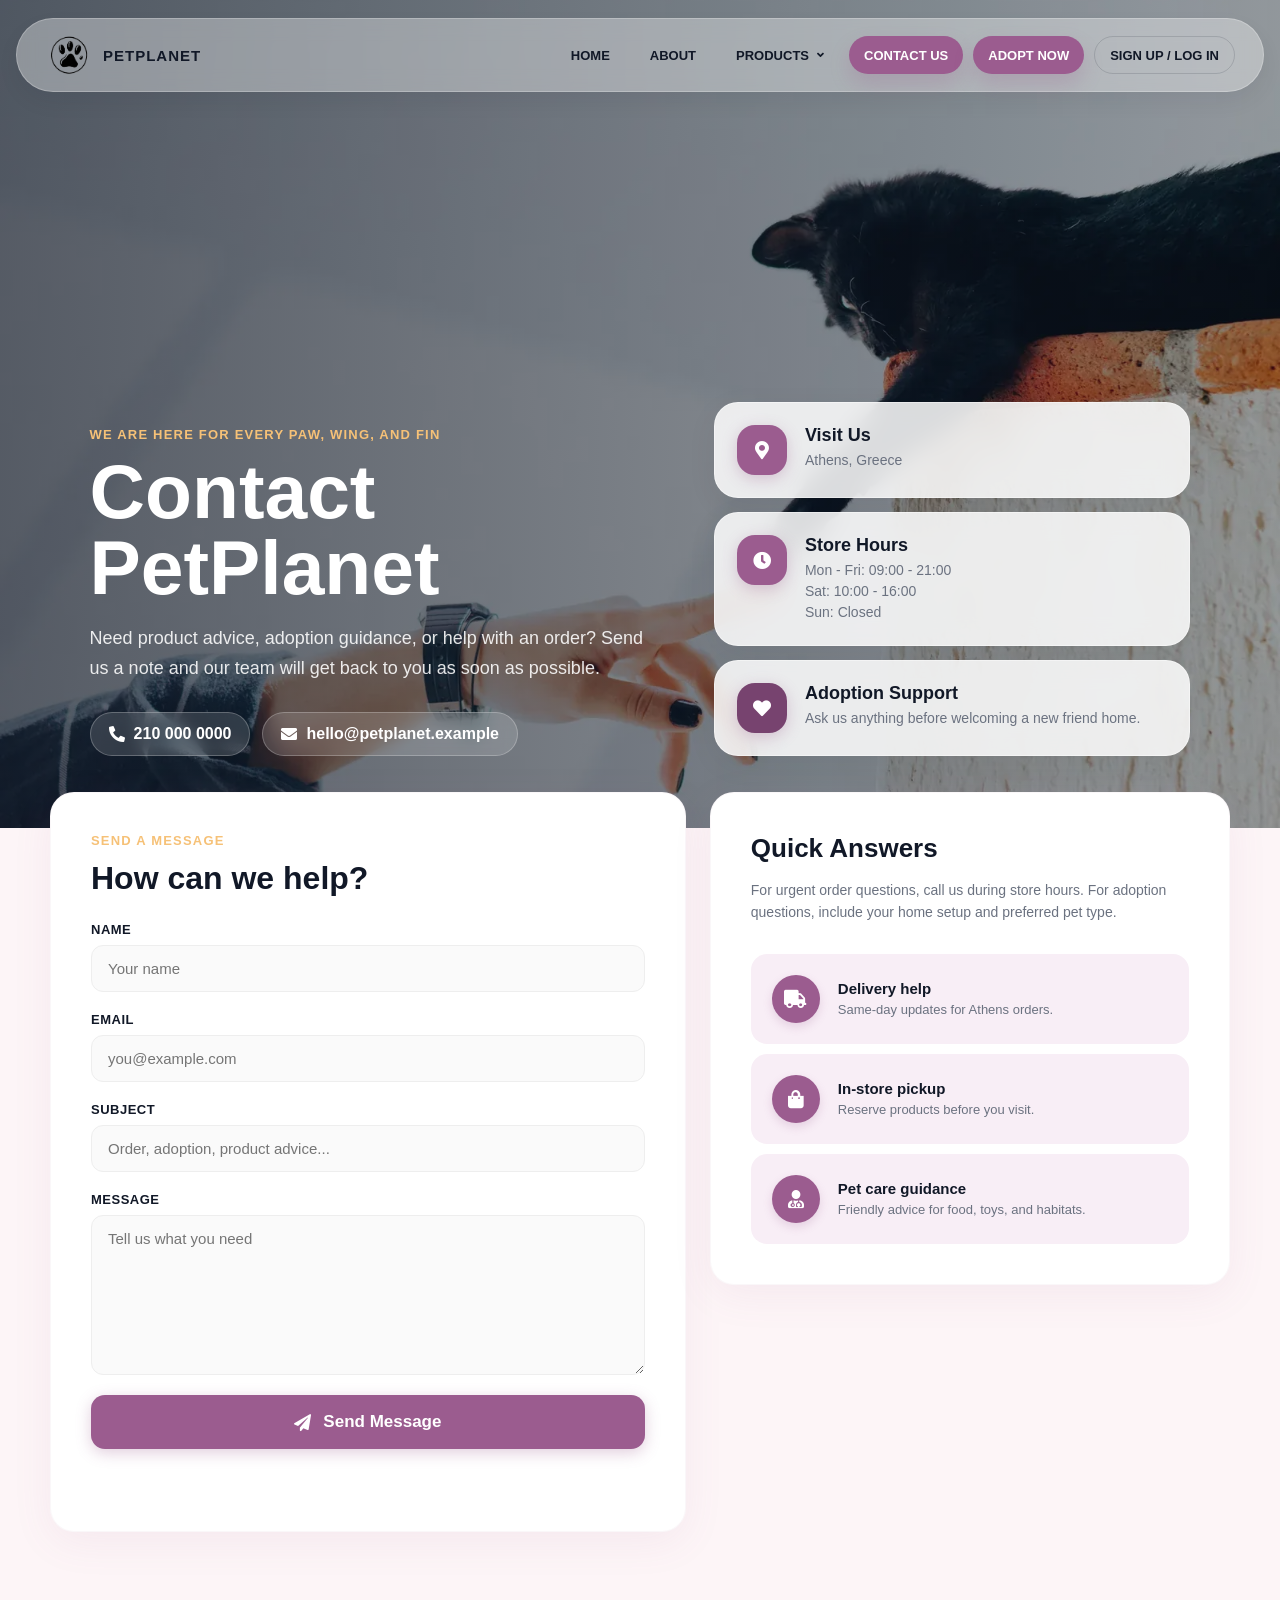
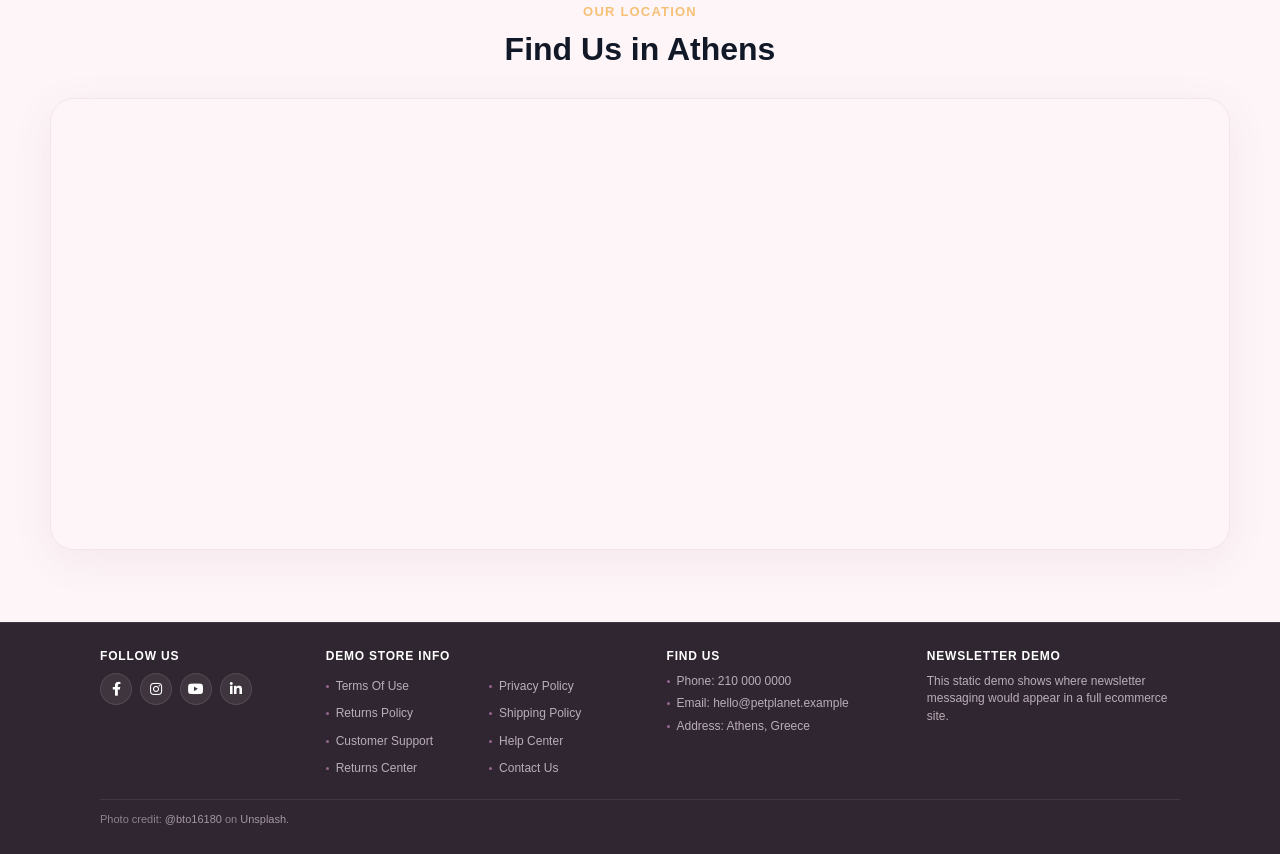
<file: pages/contactUs.html>
<!DOCTYPE html>
<html lang="en">
<head>
    <meta charset="UTF-8">
    <meta name="viewport" content="width=device-width, initial-scale=1.0">
    <title>Contact Us | PetPlanet</title>
    <link rel="stylesheet" href="../css/contactUs.css">
    <link rel="stylesheet" href="https://cdnjs.cloudflare.com/ajax/libs/font-awesome/5.15.3/css/all.min.css">
    <link rel="stylesheet" href="../css/common.css">
    <script src="../js/contact.js" defer></script>
</head>
<body>
    <div class="navbar">
        <div class="logo-container">
            <img src="../images/OIP.webp" class="logo" alt="PetPlanet logo">
            <span class="logo-text">PETPLANET</span>
        </div>
        
        <input type="checkbox" id="nav-toggle" class="nav-toggle">
        <label for="nav-toggle" class="nav-toggle-label" aria-label="Open navigation menu">
            <span></span>
        </label>

        <ul class="nav-menu">
            <li><a href="../index.html">Home</a></li>
            <li><a href="about.html">About</a></li>
            <li class="dropdown">
                <a href="dogs.html">Products</a>
                <ul class="dropdown-content">
                    <li><a href="dogs.html">Dogs</a></li>
                    <li><a href="cats.html">Cats</a></li>
                    <li><a href="birds.html">Birds</a></li>
                    <li><a href="fish.html">Fish</a></li>
                </ul>
            </li>
            <li><a class="active" href="contactUs.html" aria-current="page">Contact us</a></li>
            <li><a href="adoptNow.html">Adopt Now</a></li>
            <li><a href="login.html">Sign up / Log in</a></li>
        </ul>
    </div>

    <main class="contact-page">
        <section class="contact-hero" aria-labelledby="contact-title">
            <div class="contact-copy">
                <p class="eyebrow">We are here for every paw, wing, and fin</p>
                <h1 id="contact-title">Contact PetPlanet</h1>
                <p>
                    Need product advice, adoption guidance, or help with an order?
                    Send us a note and our team will get back to you as soon as possible.
                </p>
                <div class="contact-actions" aria-label="Quick contact options">
                    <a href="tel:+302100000000"><i class="fas fa-phone-alt"></i> 210 000 0000</a>
                    <a href="mailto:hello@petplanet.example"><i class="fas fa-envelope"></i> hello@petplanet.example</a>
                </div>
            </div>

            <div class="contact-panel">
                <div class="contact-card">
                    <i class="fas fa-map-marker-alt"></i>
                    <div>
                        <h2>Visit Us</h2>
                        <p>Athens, Greece</p>
                    </div>
                </div>
                <div class="contact-card">
                    <i class="fas fa-clock"></i>
                    <div>
                        <h2>Store Hours</h2>
                        <p>Mon - Fri: 09:00 - 21:00</p>
                        <p>Sat: 10:00 - 16:00</p>
                        <p>Sun: Closed</p>
                    </div>
                </div>
                <div class="contact-card highlight">
                    <i class="fas fa-heart"></i>
                    <div>
                        <h2>Adoption Support</h2>
                        <p>Ask us anything before welcoming a new friend home.</p>
                    </div>
                </div>
            </div>
        </section>

        <section class="contact-content" aria-label="Contact form and store details">
            <div class="contact-form">
                <p class="section-label">Send a message</p>
                <h2>How can we help?</h2>
                <form action="#" method="post" id="contact-form">
                    <div class="field-group">
                        <label for="name">Name</label>
                        <input type="text" id="name" name="name" placeholder="Your name" required>
                    </div>

                    <div class="field-group">
                        <label for="email">Email</label>
                        <input type="email" id="email" name="email" placeholder="you@example.com" required>
                    </div>

                    <div class="field-group">
                        <label for="subject">Subject</label>
                        <input type="text" id="subject" name="subject" placeholder="Order, adoption, product advice..." required>
                    </div>

                    <div class="field-group">
                        <label for="message">Message</label>
                        <textarea id="message" name="message" rows="5" placeholder="Tell us what you need" required></textarea>
                    </div>

                    <button type="submit"><i class="fas fa-paper-plane"></i> Send Message</button>
                    <p class="form-status" id="contact-status" aria-live="polite"></p>
                </form>
            </div>

            <aside class="store-info" aria-label="PetPlanet contact details">
                <div class="info-block">
                    <h2>Quick Answers</h2>
                    <p>
                        For urgent order questions, call us during store hours.
                        For adoption questions, include your home setup and preferred pet type.
                    </p>
                </div>

                <div class="info-list">
                    <div>
                        <span><i class="fas fa-truck"></i></span>
                        <p><strong>Delivery help</strong>Same-day updates for Athens orders.</p>
                    </div>
                    <div>
                        <span><i class="fas fa-shopping-bag"></i></span>
                        <p><strong>In-store pickup</strong>Reserve products before you visit.</p>
                    </div>
                    <div>
                        <span><i class="fas fa-user-md"></i></span>
                        <p><strong>Pet care guidance</strong>Friendly advice for food, toys, and habitats.</p>
                    </div>
                </div>
            </aside>
        </section>

        <section class="map-section">
            <div class="map-header">
                <p class="section-label">Our Location</p>
                <h2>Find Us in Athens</h2>
            </div>
            <div class="map-container">
                <iframe 
                    src="https://www.google.com/maps/embed?pb=!1m18!1m12!1m3!1d100645.72778467414!2d23.64964645211915!3d37.98380961819614!2m3!1f0!2f0!3f0!3m2!1i1024!2i768!4f13.1!3m3!1m2!1s0x14a1bd1f067043f1%3A0x273635457666b74e!2sAthens!5e0!3m2!1sen!2sgr!4v1716110000000!5m2!1sen!2sgr" 
                    width="100%" height="450" style="border:0;" allowfullscreen="" loading="lazy">
                </iframe>
            </div>
        </section>
    </main>

    <footer>
        <p>Photo credit: <a href="https://unsplash.com/@bto16180" target="_blank" rel="noopener noreferrer">@bto16180</a> on <a href="https://unsplash.com/photos/woman-and-cat-joining-hands-N_G2Sqdy9QY" target="_blank" rel="noopener noreferrer">Unsplash</a>.</p>
        <div id="Footer">
            <div id="iconBarfoot">
                <h4>Follow Us</h4>
                <div class="icon">
                    <i class="fab fa-facebook-f"></i>
                    <i class="fab fa-instagram"></i>
                    <i class="fab fa-youtube"></i>
                    <i class="fab fa-linkedin-in"></i>
                </div>
            </div>
            <div id="foot1">
                <dl>
                    <dt>Demo Store Info</dt>
                    <dd>Terms Of Use</dd>
                    <dd>Privacy Policy</dd>
                    <dd>Returns Policy</dd>
                    <dd>Shipping Policy</dd>
                    <dd>Customer Support</dd>
                    <dd>Help Center</dd>
                    <dd>Returns Center</dd>
                    <dd>Contact Us</dd>
                </dl>
            </div>
            <div id="foot2">
                <dl>
                    <dt>Find Us</dt>
                    <dd>Phone: 210 000 0000</dd>
                    <dd>Email: hello@petplanet.example</dd>
                    <dd>Address: Athens, Greece</dd>
                </dl>
            </div>
            <div id="foot3">
                <h4>Newsletter Demo</h4>
                <p>
                    This static demo shows where newsletter messaging would appear in a full ecommerce site.
                </p>
            </div>
        </div>
    </footer>
</body>
</html>
</file>
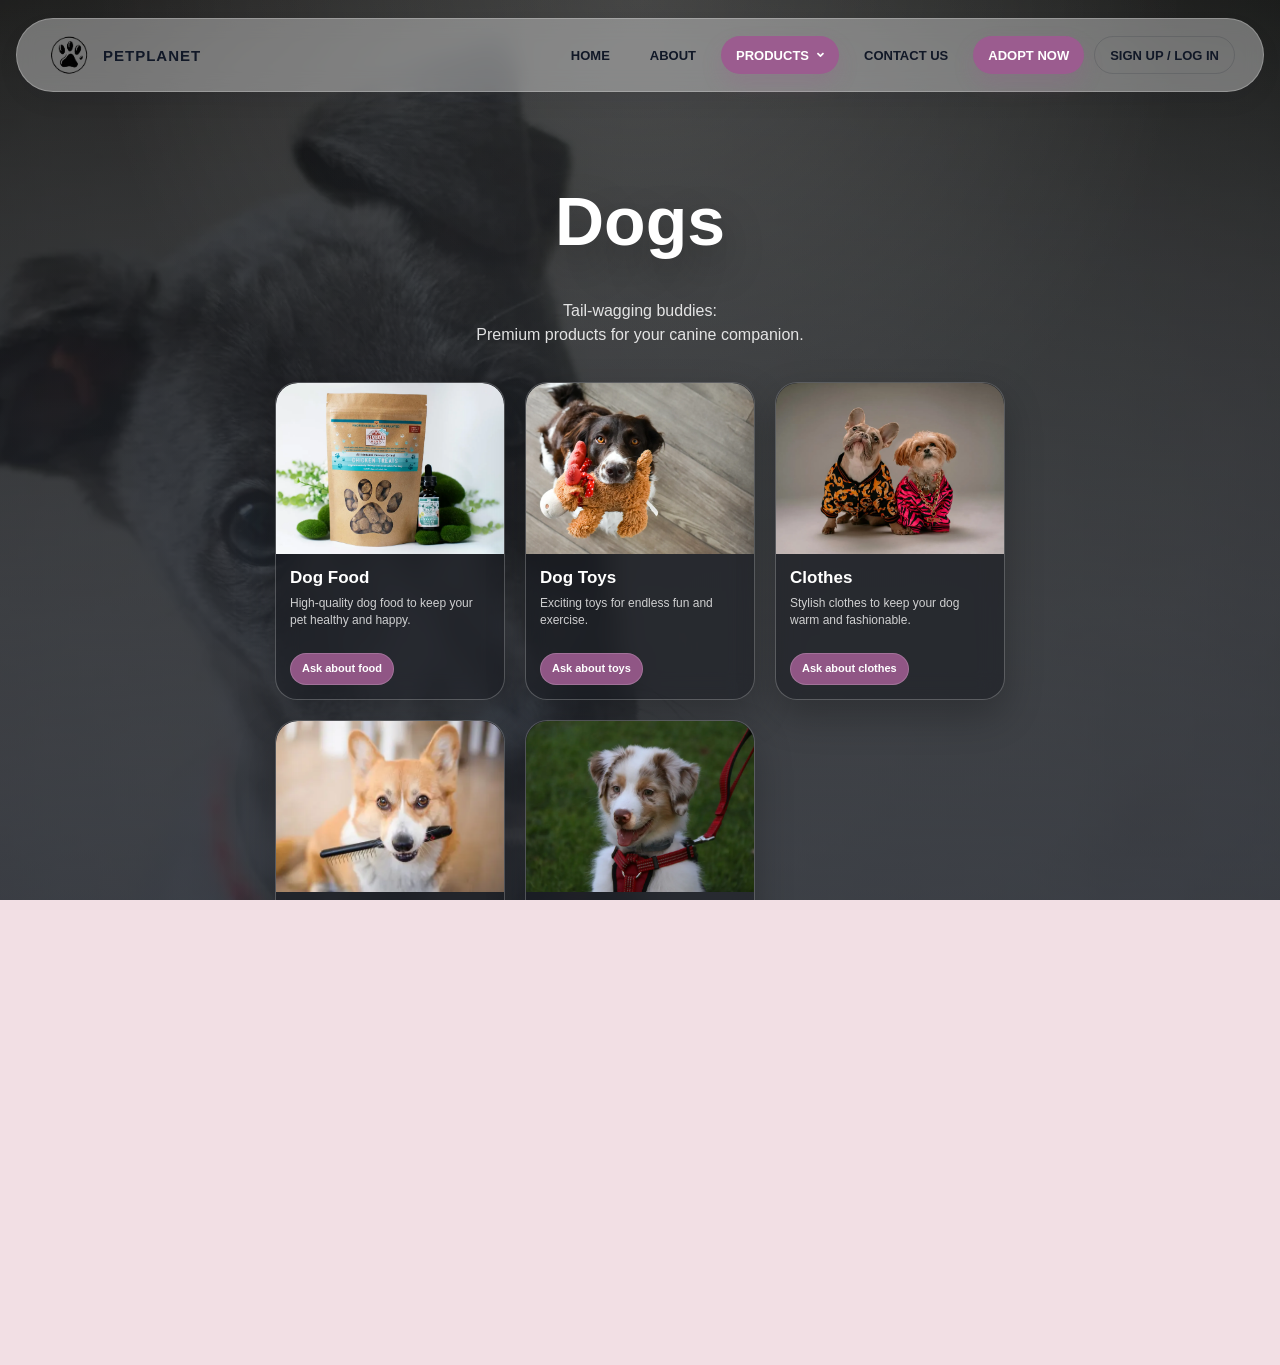
<file: pages/dogs.html>
<!DOCTYPE html>
<html lang="en">
<head>
    <meta charset="UTF-8">
    <meta name="viewport" content="width=device-width, initial-scale=1.0">
    <title>Dogs - Pet Planet</title>
    <link rel="stylesheet" href="../css/style.css">
    <link rel="stylesheet" href="https://cdnjs.cloudflare.com/ajax/libs/font-awesome/5.15.3/css/all.min.css">
    <link rel="stylesheet" href="../css/common.css">
</head>
<body>
    
    <div class="navbar">
        <div class="logo-container">
            <img src="../images/OIP.webp" class="logo" alt="PetPlanet logo">
            <span class="logo-text">PETPLANET</span>
        </div> 
        
        <input type="checkbox" id="nav-toggle" class="nav-toggle">
        <label for="nav-toggle" class="nav-toggle-label" aria-label="Open navigation menu">
            <span></span>
        </label>

        <ul class="nav-menu">
            <li><a href="../index.html">Home</a></li>
            <li><a href="about.html">About</a></li>
            <li class="dropdown">
                <a class="active" href="dogs.html">Products</a>
                <ul class="dropdown-content">
                    <li><a class="active" href="dogs.html" aria-current="page">Dogs</a></li>
                    <li><a href="cats.html">Cats</a></li>
                    <li><a href="birds.html">Birds</a></li>
                    <li><a href="fish.html">Fish</a></li>
                </ul>
            </li>
            <li><a href="contactUs.html">Contact us</a></li>
            <li><a href="adoptNow.html">Adopt Now</a></li>
            <li><a href="login.html">Sign up / Log in</a></li>
        </ul>
    </div>
    
    <div class="container-dog">
        <div class="dog-info">
            <h1>Dogs</h1>
            <p>Tail-wagging buddies:<br>Premium products for your canine companion.</p>
        </div> 
        
        <div class="gallery">
            <div class="item">
                <img src="../images/pharma-hemp-complex-LvZqsx-vJL8-unsplash.webp" class="main-img" alt="Dog food product selection">
                <div class="hover-text">High-quality dog food to keep your pet healthy and happy.</div>
                <p>Dog Food</p>
                <a class="product-link" href="contactUs.html">Ask about food</a>
            </div>
            <div class="item">
                <img src="../images/jesper-brouwers-oD8uurkrH4c-unsplash.webp" class="main-img" alt="Dog toys product selection">
                <div class="hover-text">Exciting toys for endless fun and exercise.</div>
                <p>Dog Toys</p>
                <a class="product-link" href="contactUs.html">Ask about toys</a>
            </div>
            
            <div class="item">
                <img src="../images/karsten-winegeart-qy0BHykaq0E-unsplash.webp" class="main-img" alt="Dog clothes product selection">
                <div class="hover-text">Stylish clothes to keep your dog warm and fashionable.</div>
                <p>Clothes</p>
                <a class="product-link" href="contactUs.html">Ask about clothes</a>
            </div>

            <div class="item">
                <img src="../images/95cc7f198506651f5f6387802c3da7fe.webp" class="main-img" alt="Dog care product selection">
                <div class="hover-text">Professional care products for your dog's wellbeing.</div>
                <p>Care</p>
                <a class="product-link" href="contactUs.html">Ask about care</a>
            </div>
            
            
            <div class="item">
                <img src="../images/steve-lieman-5AUPZ2U_w6E-unsplash.webp" class="main-img" alt="Dog accessories product selection">
                <div class="hover-text">A variety of accessories to enhance your dog's life.</div>
                <p>Accessories</p>
                <a class="product-link" href="contactUs.html">Ask about accessories</a>
            </div>
        </div>
        
    </div>
    <div class="image-container">
                  
        <p class="caption">
          photo by <a href="https://unsplash.com/@anotherleaf" target="_blank" rel="noopener noreferrer">@anotherleaf</a> on 
          <a href="https://unsplash.com/photos/short-coated-black-puppy-qGkVJ7Tx36s" target="_blank" rel="noopener noreferrer">Unsplash</a>
        </p>
      </div>

    
    <footer>
        
        <p>Photo credit: <a href="https://unsplash.com/@anotherleaf" target="_blank" rel="noopener noreferrer">@anotherleaf</a> on <a href="https://unsplash.com/photos/short-coated-black-puppy-qGkVJ7Tx36s" target="_blank" rel="noopener noreferrer">Unsplash</a>.</p>
    <div id="Footer">                
    <div id="iconBarfoot"  >
        <h4>Follow Us</h4>
        <div class="icon">
            <i class="fab fa-facebook-f"></i>
            <i class="fab fa-instagram"></i>
            <i class="fab fa-youtube"></i>
            <i class="fab fa-linkedin-in"></i>
        </div>
    
    </div>
    <div id="foot1" >
        <dl>
            <dt>Demo Store Info</dt>
            <dd>Terms Of Use</dd>
            <dd>Privacy Policy</dd>
            <dd>Returns Policy</dd>
            <dd>Shipping Policy</dd>
            <dd>Customer Support</dd>
            <dd>Help Center</dd>
            <dd>Returns Center</dd>
            <dd>Contact Us</dd>
        </dl>   
    </div>
    <div id="foot2"> 
        <dl>
            <dt>Find Us</dt>
            <dd>Phone: 210 000 0000</dd>
            <dd>Email: hello@petplanet.example</dd>
            <dd>Address: Athens, Greece</dd>
        </dl>
    </div>
    <div id="foot3">
        <h4>Newsletter Demo</h4>
        
            
            <p>This static demo shows where newsletter messaging would appear in a full ecommerce site.
            </p>
            
        
    </div>
    </div>
    </footer>
    <!--end footer-->
        
        
    
    
    
</body>
</html>
</file>
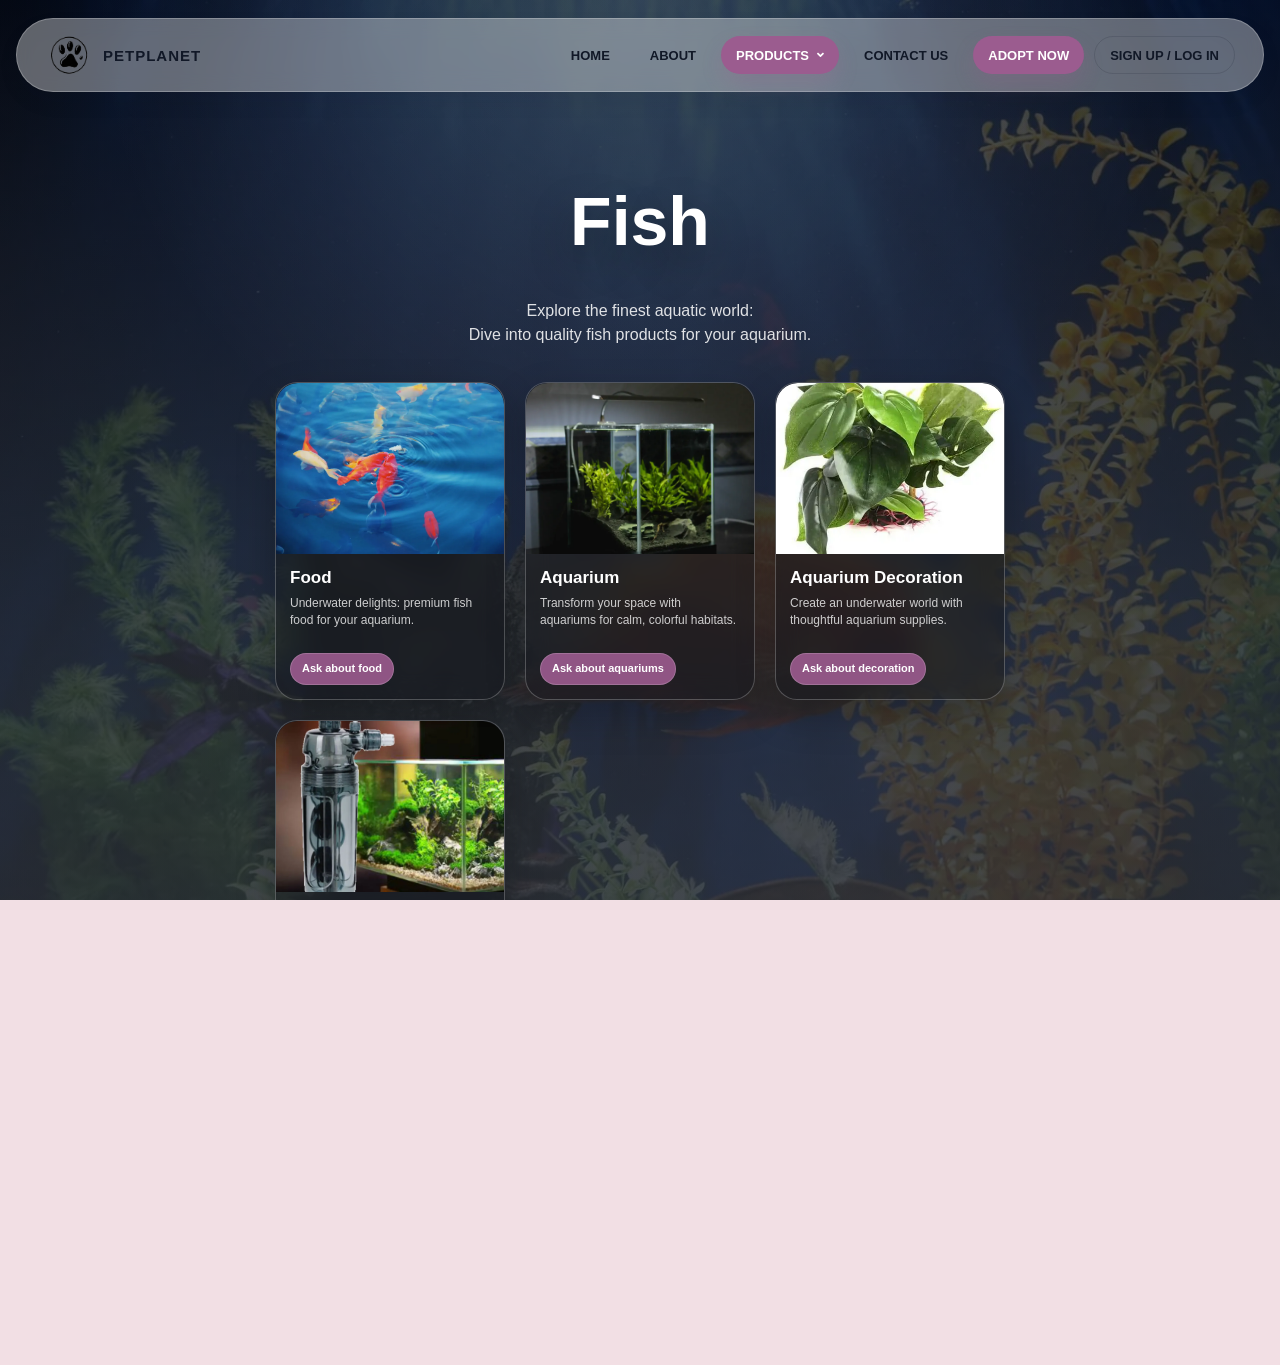
<file: pages/fish.html>
<!DOCTYPE html>
<html lang="en">
<head>
    <meta charset="UTF-8">
    <meta name="viewport" content="width=device-width, initial-scale=1.0">
    <title>Fish - Pet Planet</title>
    <link rel="stylesheet" href="../css/style.css">
    <link rel="stylesheet" href="https://cdnjs.cloudflare.com/ajax/libs/font-awesome/5.15.3/css/all.min.css">
    <link rel="stylesheet" href="../css/common.css">
</head>

<body>
    
    <div class="navbar">
        <div class="logo-container">
            <img src="../images/OIP.webp" class="logo" alt="PetPlanet logo">
            <span class="logo-text">PETPLANET</span>
        </div> 
        
        <input type="checkbox" id="nav-toggle" class="nav-toggle">
        <label for="nav-toggle" class="nav-toggle-label" aria-label="Open navigation menu">
            <span></span>
        </label>

        <ul class="nav-menu">
            <li><a href="../index.html">Home</a></li>
            <li><a href="about.html">About</a></li>
            <li class="dropdown">
                <a class="active" href="dogs.html">Products</a>
                <ul class="dropdown-content">
                    <li><a href="dogs.html">Dogs</a></li>
                    <li><a href="cats.html">Cats</a></li>
                    <li><a href="birds.html">Birds</a></li>
                    <li><a class="active" href="fish.html" aria-current="page">Fish</a></li>
                </ul>
            </li>
            <li><a href="contactUs.html">Contact us</a></li>
            <li><a href="adoptNow.html">Adopt Now</a></li>
            <li><a href="login.html">Sign up / Log in</a></li>
        </ul>
    </div>
    
    
    <div class="container-fish">
        <div class="fish-info">
            <h1>Fish</h1>
            <p>Explore the finest aquatic world:<br>Dive into quality fish products for your aquarium.</p>
        </div> 
        
        <div class="gallery">
            <div class="item">
                
                <img src="../images/jeremy-c-0Mdpw3SiY5g-unsplash.webp" class="main-img" alt="Fish food product selection" width="600">
                    
                <div class="hover-text">Underwater delights: premium fish food for your aquarium.</div>
                <p>Food</p>
                <a class="product-link" href="contactUs.html">Ask about food</a>
            </div>
            <div class="item">
                
                <img src="../images/karl-muscat-MznVlNbZ_vY-unsplash.webp" class="main-img" alt="Aquarium product selection" width="600">
                   
                <div class="hover-text">Transform your space with aquariums for calm, colorful habitats.</div>
                <p>Aquarium</p>
                <a class="product-link" href="contactUs.html">Ask about aquariums</a>
            </div>
            <div class="item">
                <img src="../images/ab7a56449b15ff0bb276daa5479de7f8.webp" class="main-img" alt="Aquarium decoration product selection">
                <div class="hover-text">Create an underwater world with thoughtful aquarium supplies.</div>
                <p>Aquarium Decoration</p>
                <a class="product-link" href="contactUs.html">Ask about decoration</a>
            </div>
            <div class="item">
                <img src="../images/9b985807-6ef7-4a75-b3b6-1f76b6d98030.webp" class="main-img" alt="Aquarium equipment product selection">
                <div class="hover-text">Aquatic essentials: reliable equipment for aquarium care.</div>
                <p>Aquarium Equipment</p>
                <a class="product-link" href="contactUs.html">Ask about equipment</a>
            </div>
        </div>
        
        
    </div>
    <div class="image-container">
                  
        <p class="caption">
          photo by <a href="https://unsplash.com/@dpagayona" target="_blank" rel="noopener noreferrer">@dpagayona</a> on 
          <a href="https://unsplash.com/photos/yellow-fish-swimming-underwater-46v8clmNjY8" target="_blank" rel="noopener noreferrer">Unsplash</a>
        </p>
      </div>
    
    <footer>
        
        <p>Photo credit: <a href="https://unsplash.com/@dpagayona" target="_blank" rel="noopener noreferrer">@dpagayona</a> on <a href="https://unsplash.com/photos/yellow-fish-swimming-underwater-46v8clmNjY8" target="_blank" rel="noopener noreferrer">Unsplash</a>.</p>
    <div id="Footer">                
    <div id="iconBarfoot"  >
        <h4>Follow Us</h4>
        <div class="icon">
            <i class="fab fa-facebook-f"></i>
            <i class="fab fa-instagram"></i>
            <i class="fab fa-youtube"></i>
            <i class="fab fa-linkedin-in"></i>
        </div>
    
    </div>
    <div id="foot1" >
        <dl>
            <dt>Demo Store Info</dt>
            <dd>Terms Of Use</dd>
            <dd>Privacy Policy</dd>
            <dd>Returns Policy</dd>
            <dd>Shipping Policy</dd>
            <dd>Customer Support</dd>
            <dd>Help Center</dd>
            <dd>Returns Center</dd>
            <dd>Contact Us</dd>
        </dl>   
    </div>
    <div id="foot2"> 
        <dl>
            <dt>Find Us</dt>
            <dd>Phone: 210 000 0000</dd>
            <dd>Email: hello@petplanet.example</dd>
            <dd>Address: Athens, Greece</dd>
        </dl>
    </div>
    <div id="foot3">
        <h4>Newsletter Demo</h4>
        
            
            <p>This static demo shows where newsletter messaging would appear in a full ecommerce site.
            </p>
            
        
    </div>
    </div>
    </footer>
    <!--end footer-->
        
        
    
    
    
</body>
</html>
</file>
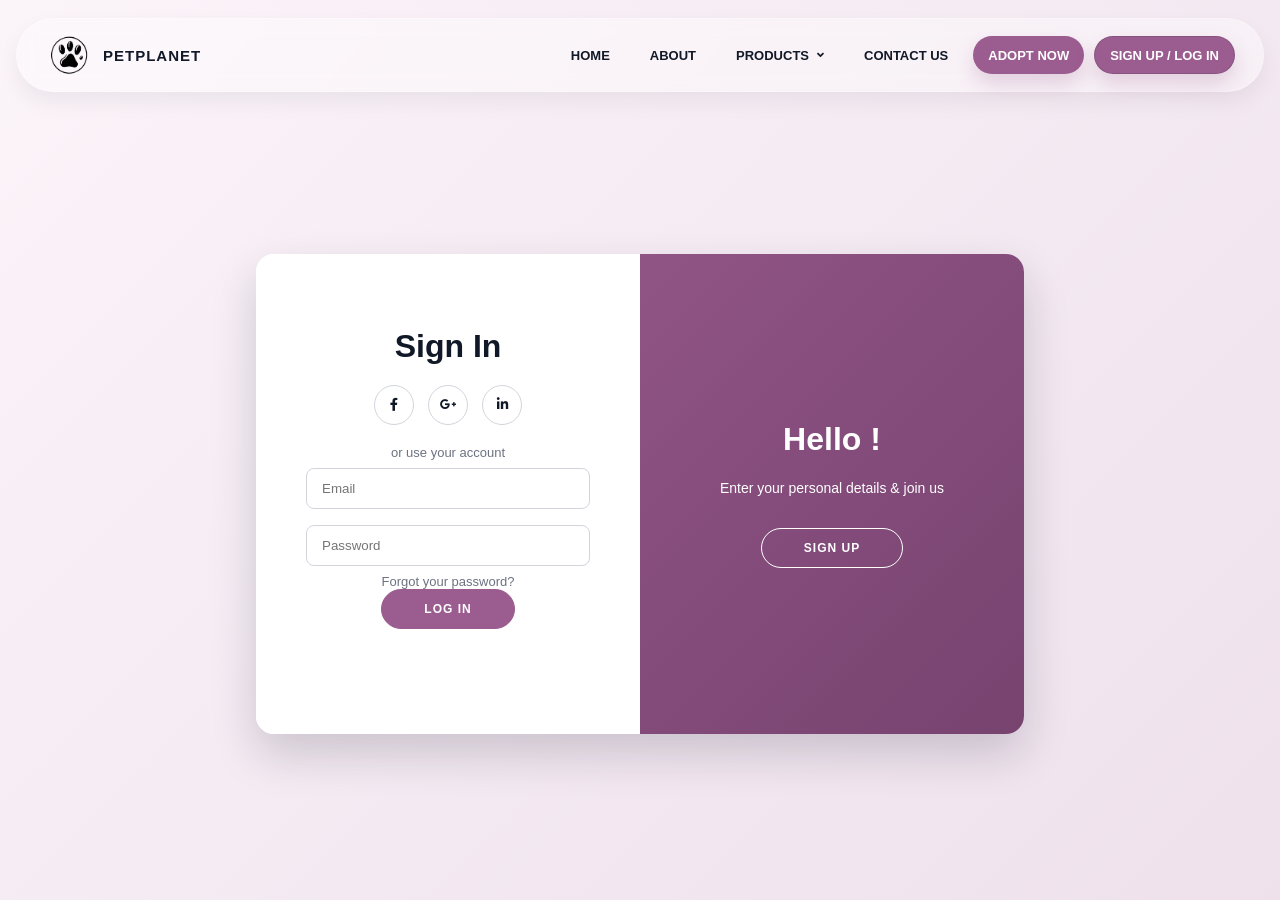
<file: pages/login.html>
<!DOCTYPE html>
<html lang="en">
<head>
    <meta charset="UTF-8">
    <meta name="viewport" content="width=device-width, initial-scale=1.0">
    <title>Sign Up / Log In</title>
    <link rel="stylesheet" href="../css/common.css">
    <link rel="stylesheet" href="../css/login.css">
    <link rel="stylesheet" href="https://cdnjs.cloudflare.com/ajax/libs/font-awesome/5.15.3/css/all.min.css">
    <script src="../js/login.js" defer></script>
</head>
<body>
        <div class="navbar">
            <div class="logo-container">
                <img src="../images/OIP.webp" class="logo" alt="PetPlanet logo">
                <span class="logo-text">PETPLANET</span>
            </div>

            <input type="checkbox" id="nav-toggle" class="nav-toggle">
            <label for="nav-toggle" class="nav-toggle-label" aria-label="Open navigation menu">
                <span></span>
            </label>

            <ul class="nav-menu">
                <li><a href="../index.html">Home</a></li>
                <li><a href="about.html">About</a></li>
                <li class="dropdown">
                    <a href="dogs.html">Products</a>
                    <ul class="dropdown-content">
                        <li><a href="dogs.html">Dogs</a></li>
                        <li><a href="cats.html">Cats</a></li>
                        <li><a href="birds.html">Birds</a></li>
                        <li><a href="fish.html">Fish</a></li>
                    </ul>
                </li>
                <li><a href="contactUs.html">Contact us</a></li>
                <li><a href="adoptNow.html">Adopt Now</a></li>
                <li><a class="active" href="login.html" aria-current="page">Sign up / Log in</a></li>
            </ul>
        </div>

        <div class="container" id="container">
            <div class="form-container sign-up-container">
                <form action="#" id="signup-form">
                    <h1>Create Account</h1>
                    <div class="social-container">
                        <button type="button" class="social" aria-label="Sign up with Facebook"><i class="fab fa-facebook-f" aria-hidden="true"></i></button>
                        <button type="button" class="social" aria-label="Sign up with Google"><i class="fab fa-google-plus-g" aria-hidden="true"></i></button>
                        <button type="button" class="social" aria-label="Sign up with LinkedIn"><i class="fab fa-linkedin-in" aria-hidden="true"></i></button>
                    </div>
                    <span>or use your email</span>
                    <label class="sr-only" for="signup-name">Name</label>
                    <input type="text" id="signup-name" name="name" placeholder="Name" autocomplete="name" required>
                    <label class="sr-only" for="signup-email">Email</label>
                    <input type="email" id="signup-email" name="email" placeholder="Email" autocomplete="email" required>
                    <label class="sr-only" for="signup-password">Password</label>
                    <input type="password" id="signup-password" name="password" placeholder="Password" autocomplete="new-password" minlength="6" required>
                    <button type="submit">Sign Up</button>
                    <p class="form-status" id="signup-status" aria-live="polite"></p>
                </form>
            </div>
            <div class="form-container sign-in-container">
                <form action="#" id="signin-form">
                    <h1>Sign In</h1>
                    <div class="social-container">
                        <button type="button" class="social" aria-label="Sign in with Facebook"><i class="fab fa-facebook-f" aria-hidden="true"></i></button>
                        <button type="button" class="social" aria-label="Sign in with Google"><i class="fab fa-google-plus-g" aria-hidden="true"></i></button>
                        <button type="button" class="social" aria-label="Sign in with LinkedIn"><i class="fab fa-linkedin-in" aria-hidden="true"></i></button>
                    </div>
                    <span>or use your account</span>
                    <label class="sr-only" for="signin-email">Email</label>
                    <input type="email" id="signin-email" name="email" placeholder="Email" autocomplete="email" required>
                    <label class="sr-only" for="signin-password">Password</label>
                    <input type="password" id="signin-password" name="password" placeholder="Password" autocomplete="current-password" minlength="6" required>
                    <button type="button" class="forgot-password">Forgot your password?</button>
                    <button type="submit">Log In</button>
                    <p class="form-status" id="signin-status" aria-live="polite"></p>
                </form>
            </div>
            <div class="overlay-container">
                <div class="overlay">
                    <div class="overlay-panel overlay-left">
                        <h1>Welcome Back!</h1>
                        <p>To keep connected with us please login with your personal info</p>
                        <button type="button" class="ghost" id="signIn">Sign In</button>
                    </div>
                    <div class="overlay-panel overlay-right">
                        <h1>Hello !</h1>
                        <p>Enter your personal details & join us</p>
                        <button type="button" class="ghost" id="signUp">Sign Up</button>
                    </div>
                </div>
            </div>
        </div>

</body>
</html>
</file>
<file: css/style.css>
* {
    margin: 0;
    padding: 0;
    font-family: sans-serif;
}

html {
  scroll-behavior: smooth;
}

body, html {
    height: 100%;
    width: 100%;
    overflow-x: hidden;
}


.container-home{
    background-size: cover;
}

.main-content {
    margin-left: 0;
    transition: margin-left 0.3s;
    width: 100%;
}


.banner {
    width: 100%;
    position: relative;
    height: 100vh;
    background-image: linear-gradient(rgba(0, 0, 0, 0.75), rgba(0, 0, 0, 0.75)), url('../images/victor-grabarczyk-N04FIfHhv_k-unsplash.webp');
    background-size: cover;
    background-position: center;
    
}


.content {
    width: 100%;
    position: absolute;
    top: 50%;
    transform: translateY(-50%);
    text-align: center;
    color: #fff;
}

.content h1 {
    max-width: min(900px, calc(100% - 32px));
    margin: 20px auto 0;
    font-size: clamp(42px, 8vw, 70px);
    line-height: 1.02;
}

.content p {
    max-width: calc(100% - 40px);
    margin: 20px auto;
    font-weight: 100;
    line-height: 25px;
}

button {
    width: 200px;
    padding: 15px 0;
    text-align: center;
    margin: 20px 10px;
    border-radius: 25px;
    font-weight: bold;
    border: 2px solid var(--brand-accent);
    background: transparent;
    color: #fff;
    cursor: pointer;
    position: relative;
    overflow: hidden;
}


button span {
    background: var(--brand-accent);
    height: 100%;
    width: 0;
    border-radius: 25px;
    position: absolute;
    left: 0;
    bottom: 0;
    z-index: -1;
    transition: 0.5s;
}

button:hover span {
    width: 100%;
}

button:hover {
    border: none;
}

form {
    margin:  auto;
    transition: all 1s;
    width: 50px;
    height: 50px;
    background: white;
    box-sizing: border-box;
    border-radius: 25px;
    border: 4px solid white;
    padding: 5px;
    display: inline-block;
    position: absolute;
    top:-10%;
    left: 50%;
    transform: translate(-50%, -50%);
}

.content input {
    position: absolute;
    top: 0;
    left: 0;
    width: 100%;
    height: 42.5px;
    line-height: 30px;
    outline: 0;
    border: 0;
    display: none;
    font-size: 1em;
    border-radius: 20px;
    padding: 0 20px;
}

.search-submit {
    width: 42.5px;
    height: 42.5px;
    margin: 0;
    padding: 0;
    position: absolute;
    top: 0;
    right: 0;
    border: 0;
    border-radius: 50%;
    background: transparent;
    color: var(--brand-accent);
    z-index: 2;
}

.fa {
    box-sizing: border-box;
    padding: 10px;
    width: 42.5px;
    height: 42.5px;
    position: absolute;
    top: 0;
    right: 0;
    border-radius: 50%;
    color: var(--brand-accent);
    text-align: center;
    font-size: 1.2em;
    transition: all 1s;
}

form:hover {
    width: 300px;
    cursor: pointer;
}

form:hover input,
form:focus-within input,
form.is-expanded input {
    display: block;
}

form:hover .fa,
form:focus-within .fa,
form.is-expanded .fa {
    background: var(--brand-accent);
    color: white;
}

form.is-expanded {
    width: 300px;
}

.search-feedback {
    min-height: 20px;
    margin: 70px auto 0;
    color: rgba(255, 255, 255, 0.86);
    font-size: 14px;
    font-weight: 700;
}

  


body {
    font-family: Arial, sans-serif;
    background-color: #f2dfe4;
    color: #333;
    margin: 0;
    padding: 0;
    
    
}
  
  header {
    text-align: center;
    padding: 40px 0 20px;
    color: #333;
  }
  
  .services {
    display: flex;
    flex-wrap: wrap;
    justify-content: center;
    gap: 30px;
    padding: 40px 7%;
    background-color: #fdf5f7;
  }
  
  .service {
    width: 280px;
    background: #fff;
    padding: 30px 20px;
    text-align: center;
    border-radius: 15px;
    box-shadow: 0 10px 20px rgba(0, 0, 0, 0.05);
    transition: transform 0.3s ease, box-shadow 0.3s ease;
    border: 1px solid rgba(155, 92, 143, 0.1);
  }

  .service:hover {
    transform: translateY(-10px);
    box-shadow: 0 15px 30px rgba(155, 92, 143, 0.15);
  }
  
  .service i {
    font-size: 40px;
    color: var(--brand-accent);
    margin-bottom: 20px;
  }
  
  .service h2 {
    margin: 10px 0;
    font-size: 22px;
    color: var(--brand-ink);
  }
  
  .service p {
    color: var(--brand-muted);
    font-size: 14px;
    line-height: 1.6;
  }

  /* Testimonials Styling */
  .testimonials {
    padding: 60px 7%;
    background-color: #fff;
    text-align: center;
  }

  .testimonials h1 {
    margin-bottom: 40px;
    font-size: 36px;
    color: #333;
  }

  .testimonial-container {
    display: flex;
    flex-wrap: wrap;
    justify-content: center;
    gap: 40px;
  }

  .testimonial {
    width: 300px;
    padding: 20px;
    background: var(--brand-light);
    border-radius: 20px;
    position: relative;
  }

  .testimonial img {
    width: 80px;
    height: 80px;
    border-radius: 50%;
    object-fit: cover;
    margin-bottom: 15px;
    border: 3px solid #fff;
    box-shadow: 0 5px 15px rgba(0,0,0,0.1);
  }

  .testimonial p {
    font-style: italic;
    color: #555;
    margin-bottom: 15px;
    font-size: 15px;
  }

  .testimonial h3 {
    font-size: 16px;
    color: var(--brand-accent-dark);
  }



  
  
  .container2 {
    padding: 20px;
    background-color: rgba(255, 255, 255, 0.8);
    border-radius: 10px;
    margin: 100px;
    padding: 20px;
    font-family: Arial, sans-serif;
    background-image:linear-gradient(rgba(0, 0, 0, 0.75), rgba(0, 0, 0, 0.75)), url('../images/catphoto.webp');
    background-size: cover;
    

    
  }

  
  
  .header {
    text-align: center;
    margin-bottom: 30px;
    color: #fafafa;

    
  }
  
  .categories {
    display: flex;
    flex-wrap: wrap;
    justify-content: space-between;
    
  }
  
  .category {
    width: calc(50% - 20px);
    margin-bottom: 20px;
    padding: 20px;
    border-radius: 10px;
    background-color: #f9f9f9;
    opacity: 0.5;
  }
  
  .category img {
    width: 50px;
    height: 50px;
    margin-bottom: 10px;
  }
  
  .category h2 {
    font-size: 20px;
    margin-bottom: 10px;
  }
  
  .category p {
    font-size: 16px;
  }

  


.about-cont {
    
    background-size: cover;
    background-position: center;
    background-image: linear-gradient(rgba(0, 0, 0, 0.75), rgba(0, 0, 0, 0.75)), url('../images/vitaly-gariev-wquF4wXEb84-unsplash.webp');
    width: 100%;
    height: 50%;
    display: flex;
    align-items: center;
    justify-content: center;
    padding-right: 10px;
}

.about-info {
    text-align: center;
}

.about-info h1 {
    margin-top: 0;
    font-size: 50px;
    color: white;
}


.who-we-are-section {
  padding: 60px 7%;
  background-color: #fff;
}

.about-us-full {
  display: flex;
  gap: 60px;
  align-items: flex-start;
  max-width: 1200px;
  margin: 0 auto;
}

.about-text {
  flex: 1.2;
}

.about-text h1 {
  color: var(--brand-ink);
  margin-bottom: 25px;
  font-size: 36px;
  font-weight: 800;
}

.about-text p {
  line-height: 1.8;
  color: var(--brand-muted);
  margin-bottom: 20px;
  font-size: 16px;
}

.mission-vision {
  flex: 0.8;
  display: flex;
  flex-direction: column;
  gap: 30px;
}

.mv-item {
  display: flex;
  gap: 20px;
  padding: 25px;
  background: var(--brand-light);
  border-radius: 20px;
  transition: transform 0.3s ease;
}

.mv-item:hover {
  transform: translateX(10px);
}

.mv-item i {
  font-size: 24px;
  color: var(--brand-accent);
  margin-top: 5px;
}

.mv-item h3 {
  font-size: 18px;
  color: var(--brand-ink);
  margin-bottom: 8px;
}

.mv-item p {
  font-size: 14px;
  color: var(--brand-muted);
  line-height: 1.5;
}

@media (max-width: 900px) {
  .about-us-full {
    flex-direction: column;
    gap: 40px;
  }
}

/* Why Us Section Styling */
.why-us-section {
  padding: 80px 7%;
  background-color: #fdf5f7;
}

.why-us-header {
  text-align: center;
  margin-bottom: 50px;
}

.section-label {
  color: #f6c177;
  font-size: 13px;
  font-weight: 800;
  letter-spacing: 1.2px;
  text-transform: uppercase;
  margin-bottom: 10px;
  display: block;
}

.why-us-header h1 {
  font-size: 36px;
  color: var(--brand-ink);
  font-weight: 800;
}

.why-us-grid {
  display: grid;
  grid-template-columns: repeat(auto-fit, minmax(280px, 1fr));
  gap: 30px;
  margin-top: 40px;
}

.why-card {
  background: #fff;
  padding: 40px 30px;
  border-radius: 20px;
  text-align: center;
  transition: all 0.3s ease;
  box-shadow: 0 5px 15px rgba(0,0,0,0.03);
}

.why-card:hover {
  transform: translateY(-5px);
  box-shadow: 0 15px 35px rgba(155, 92, 143, 0.1);
}

.why-card i {
  font-size: 45px;
  color: var(--brand-accent);
  margin-bottom: 25px;
}

.why-card h2 {
  font-size: 22px;
  color: var(--brand-ink);
  margin-bottom: 15px;
}

.why-card p {
  color: var(--brand-muted);
  line-height: 1.6;
  font-size: 14px;
}



/* Operating hours */
main {
    padding: 1em;
    margin: 0 auto;
    max-width: 800px;
}

h1, h2 {
    margin: 0;
    padding-bottom: 0.5em;
}

.operating-hours {
    background-color: white;
    padding: 1em;
    border-radius: 8px;
    box-shadow: 0 0 10px rgba(0, 0, 0, 0.1);
}

table {
    width: 100%;
    border-collapse: collapse;
    margin-top: 1em;
}

th, td {
    padding: 0.75em;
    text-align: left;
    border-bottom: 1px solid #ddd;
}

th {
    background-color: #f2f2f2;
}

tr:hover {
    background-color: #f9f9f9;
}

  @media (min-width: 768px) {
    .service {
        flex-direction: row;
        text-align: left;
    }

    .service .image-container {
        flex: 1;
        margin-right: 20px;
    }

    .service h2, .service p {
        flex: 2;
    }
}


/* Product category pages */
.container-bird,
.container-cat,
.container-dog,
.container-fish {
  position: relative;
  width: 100%;
  min-height: 100vh;
  margin: 0 auto;
  padding: 188px 7% 76px;
  display: flex;
  flex-direction: column;
  align-items: center;
  justify-content: flex-start;
  background-size: cover;
  background-position: center;
  background-repeat: no-repeat;
  text-align: center;
  isolation: isolate;
}

.container-bird {
  background-image: linear-gradient(rgba(0, 0, 0, 0.75), rgba(97, 97, 97, 0.75)), url('../images/jonah-pettrich-JY6SQqlJLXE-unsplash.webp');
}

.container-cat {
  background-image: linear-gradient(rgba(0, 0, 0, 0.75), rgba(97, 97, 97, 0.75)), url('../images/halanna-halila-KpXKj3EUVtw-unsplash.webp');
}

.container-dog {
  background-image: linear-gradient(rgba(0, 0, 0, 0.75), rgba(97, 97, 97, 0.75)), url('../images/chris-arthur-collins-qGkVJ7Tx36s-unsplash.webp');
}

.container-fish {
  background-image: linear-gradient(rgba(0, 0, 0, 0.75), rgba(97, 97, 97, 0.75)), url('../images/delbert-pagayona-46v8clmNjY8-unsplash.webp');
}

.container-bird::before,
.container-cat::before,
.container-dog::before,
.container-fish::before {
  content: "";
  position: absolute;
  inset: 0;
  z-index: -1;
  background:
    linear-gradient(180deg, rgba(17, 24, 39, 0.12), rgba(17, 24, 39, 0.62)),
    radial-gradient(circle at top, rgba(255, 255, 255, 0.16), transparent 34rem);
  pointer-events: none;
}

.bird-info,
.cat-info,
.dog-info,
.fish-info {
  width: min(720px, 100%);
  margin: 0 auto 34px;
  text-align: center;
  color: #ffffff;
}

.bird-info h1,
.cat-info h1,
.dog-info h1,
.fish-info h1 {
  margin: 0 0 10px;
  color: #ffffff;
  font-size: clamp(42px, 6vw, 68px);
  line-height: 0.98;
  text-transform: capitalize;
  text-shadow: 0 18px 42px rgba(0, 0, 0, 0.34);
}

.bird-info p,
.cat-info p,
.dog-info p,
.fish-info p {
  width: auto;
  height: auto;
  margin: 0 auto;
  color: rgba(255, 255, 255, 0.86);
  font-size: 16px;
  line-height: 1.55;
}

.gallery {
  width: min(940px, 100%);
  display: grid;
  grid-template-columns: repeat(auto-fit, minmax(190px, 230px));
  justify-content: center;
  gap: 20px;
  margin: 0 auto 20px;
  padding: 0;
}

.gallery .item {
  min-height: 100%;
  max-width: 230px;
  margin: 0;
  overflow: hidden;
  display: flex;
  flex-direction: column;
  align-items: stretch;
  text-align: left;
  background: rgba(18, 20, 26, 0.48);
  border: 1px solid rgba(255, 255, 255, 0.24);
  border-radius: 22px;
  box-shadow: 0 16px 38px rgba(0, 0, 0, 0.24);
  backdrop-filter: blur(12px);
  -webkit-backdrop-filter: blur(12px);
  transition: transform 0.22s ease, box-shadow 0.22s ease, background 0.22s ease, border-color 0.22s ease;
}

.gallery .item:hover {
  background: rgba(18, 20, 26, 0.64);
  border-color: rgba(255, 255, 255, 0.42);
  transform: translateY(-6px);
  box-shadow: 0 24px 54px rgba(0, 0, 0, 0.34);
}

.gallery .item img,
.item img {
  width: 100%;
  height: auto;
  aspect-ratio: 4 / 3;
  display: block;
  object-fit: cover;
  border-radius: 22px 22px 0 0;
  transition: transform 0.32s ease;
}

.gallery .item:hover img {
  opacity: 1;
  transform: scale(1.04);
}

.gallery .item p,
.item p {
  order: 2;
  margin: 0;
  padding: 14px 14px 6px;
  color: #ffffff;
  font-size: 17px;
  font-weight: 800;
  line-height: 1.2;
}

.gallery .item .hover-text {
  order: 3;
  position: static;
  width: auto;
  min-height: 58px;
  opacity: 1;
  transform: none;
  margin: 0;
  padding: 0 14px 12px;
  color: rgba(255, 255, 255, 0.78);
  background: transparent;
  border-radius: 0;
  font-size: 12px;
  line-height: 1.45;
}

.product-link {
  order: 4;
  width: fit-content;
  min-height: 32px;
  margin: auto 14px 14px;
  padding: 0 11px;
  display: inline-flex;
  align-items: center;
  justify-content: center;
  color: #ffffff;
  background: rgba(155, 92, 143, 0.92);
  border: 1px solid rgba(255, 255, 255, 0.16);
  border-radius: 999px;
  font-size: 11px;
  font-weight: 800;
  line-height: 1;
  text-decoration: none;
  transition: background 0.2s ease, transform 0.2s ease;
}

.product-link:hover,
.product-link:focus-visible {
  background: var(--brand-accent);
  transform: translateY(-1px);
}

.product-link:focus-visible {
  outline: 3px solid rgba(155, 92, 143, 0.28);
  outline-offset: 3px;
}


/* --- Mobile Optimizations (Point 6) --- */

@media (max-width: 768px) {
  .banner {
    min-height: 100svh;
    height: 100svh;
    background-position: center;
  }

  .content {
    top: 54%;
    padding: 0 18px;
  }

  .content form {
    position: relative;
    top: auto;
    left: auto;
    transform: none;
    display: flex;
    margin: 0 auto 22px;
  }

  .content form:hover,
  .content form:focus-within,
  .content form.is-expanded {
    width: min(300px, 100%);
  }

  .content form:focus-within input {
    display: block;
  }

  button {
    width: min(200px, 100%);
    min-height: 48px;
  }

  /* Home Page Services */
  .services {
    padding: 20px 5%;
    gap: 20px;
  }
  
  .service {
    width: 100%;
    max-width: 350px;
  }

  /* About Page - Who We Are & Mission/Vision */
  .about-us-full {
    flex-direction: column;
    gap: 40px;
  }

  .mv-item {
    padding: 20px;
  }

  /* Typography Adjustments */
  .content h1 {
    font-size: 42px;
  }
  
  .about-info h1 {
    font-size: 40px;
    margin-top: 112px;
  }
  
  .why-us-header h1 {
    font-size: 28px;
  }
}

@media (max-width: 480px) {
  .content h1 {
    font-size: 34px;
  }

  .content p {
    font-size: 15px;
  }
  
  .about-text h1 {
    font-size: 28px;
  }
  
  .testimonials h1,
  header h1 {
    font-size: 28px;
  }
}

@media (max-width: 768px) {
  .container-bird,
  .container-cat,
  .container-dog,
  .container-fish {
    padding: 124px 18px 52px;
  }

  .bird-info,
  .cat-info,
  .dog-info,
  .fish-info {
    width: min(100%, 720px);
    margin-bottom: 26px;
  }

  .bird-info h1,
  .cat-info h1,
  .dog-info h1,
  .fish-info h1 {
    margin-top: 0;
    font-size: 42px;
    line-height: 1.04;
  }

  .bird-info p,
  .cat-info p,
  .dog-info p,
  .fish-info p {
    font-size: 15px;
    line-height: 1.55;
  }

  .gallery {
    width: 100%;
    grid-template-columns: minmax(0, 360px);
    justify-content: center;
    gap: 18px;
    margin-top: 0;
    margin-bottom: 18px;
    padding: 0;
  }

  .gallery .item {
    width: 100%;
    max-width: 360px;
    margin: 0;
  }

  .gallery .item img,
  .item img {
    width: 100%;
    max-width: none;
    height: auto;
    aspect-ratio: 4 / 3;
    border-radius: 22px 22px 0 0;
  }

  .gallery .item .hover-text {
    position: static;
    width: auto;
    max-width: none;
    min-height: auto;
    opacity: 1;
    transform: none;
    padding: 0 18px 20px;
    background: transparent;
    color: rgba(255, 255, 255, 0.78);
    border-radius: 0;
    font-size: 14px;
  }

  .gallery .item:hover img {
    opacity: 1;
  }
}

@media (max-width: 480px) {
  .gallery .item p,
  .item p {
    font-size: 18px;
  }
}
</file>
<file: css/common.css>
:root {
    --brand-accent: #9b5c8f;
    --brand-accent-dark: #77436f;
    --brand-ink: #111827;
    --brand-muted: #6b7280;
    --brand-light: #f8eef6;
    --brand-surface: #ffffff;
    --brand-footer: #302631;
    --font-default: Arial, Helvetica, sans-serif;
}

* {
    box-sizing: border-box;
}

.sr-only {
    position: absolute;
    width: 1px;
    height: 1px;
    padding: 0;
    margin: -1px;
    overflow: hidden;
    clip: rect(0, 0, 0, 0);
    white-space: nowrap;
    border: 0;
}

body {
    font-family: var(--font-default);
    scrollbar-color: rgba(155, 92, 143, 0.55) rgba(255, 255, 255, 0.08);
    scrollbar-width: thin;
}

::-webkit-scrollbar {
    width: 10px;
}

::-webkit-scrollbar-track {
    background: rgba(255, 255, 255, 0.08);
}

::-webkit-scrollbar-thumb {
    background: rgba(155, 92, 143, 0.55);
    border: 2px solid rgba(255, 255, 255, 0.12);
    border-radius: 999px;
}

::-webkit-scrollbar-thumb:hover {
    background: rgba(155, 92, 143, 0.75);
}

.navbar {
    position: fixed;
    top: 18px;
    left: 50%;
    transform: translateX(-50%);
    z-index: 1000;
    width: min(1320px, calc(100% - 32px));
    min-height: 74px;
    padding: 12px 28px;
    margin: 0;
    display: flex;
    align-items: center;
    justify-content: space-between;
    gap: 28px;
    background: rgba(255, 255, 255, 0.36);
    border: 1px solid rgba(255, 255, 255, 0.24);
    border-radius: 999px;
    backdrop-filter: blur(10px);
    box-shadow: 0 10px 22px rgba(15, 23, 42, 0.06);
}

.nav-toggle,
.nav-toggle-label {
    display: none;
}

.logo-container {
    display: flex;
    flex-direction: row;
    align-items: center;
    gap: 10px;
    margin: 0;
}

.logo {
    width: 48px;
    height: 48px;
    object-fit: contain;
    cursor: pointer;
}

.logo-text {
    color: var(--brand-ink);
    font-size: 15px;
    font-weight: 700;
    letter-spacing: 1px;
}

.navbar ul {
    display: flex;
    align-items: center;
    justify-content: flex-end;
    gap: 10px;
    list-style: none;
    margin: 0;
    padding: 0;
}

.navbar ul li {
    position: relative;
    margin: 0;
}

.navbar ul li a {
    display: inline-flex;
    align-items: center;
    min-height: 38px;
    padding: 0 15px;
    color: var(--brand-ink);
    text-decoration: none;
    text-transform: uppercase;
    font-size: 13px;
    font-weight: 700;
    border-radius: 999px;
    transition: background 0.2s ease, color 0.2s ease, transform 0.2s ease;
}

.navbar > ul > li > a:hover {
    background: var(--brand-light);
    color: var(--brand-accent-dark);
    transform: translateY(-1px);
}

.navbar ul li a.active,
.navbar ul li a[aria-current="page"] {
    background: var(--brand-accent);
    color: #ffffff;
    box-shadow: 0 10px 20px rgba(155, 92, 143, 0.24);
}

.navbar ul li a.active:hover,
.navbar ul li a[aria-current="page"]:hover {
    background: var(--brand-accent-dark);
    color: #ffffff;
}

.navbar ul li::after,
.navbar ul li:hover::after {
    content: none;
    display: none;
}

.navbar ul li.dropdown > a::after {
    content: "\f107";
    margin-left: 8px;
    font-family: "Font Awesome 5 Free";
    font-size: 11px;
    font-weight: 900;
    transition: transform 0.2s ease;
}

.navbar ul li.dropdown:hover > a::after {
    transform: rotate(180deg);
}

.navbar ul .dropdown-content {
    display: flex;
    flex-direction: column;
    align-items: stretch;
    gap: 3px;
    position: absolute;
    top: calc(100% + 6px);
    left: 50%;
    width: max-content;
    min-width: 0;
    height: auto;
    padding: 6px;
    background: rgba(255, 255, 255, 0.88);
    border: 1px solid rgba(17, 24, 39, 0.08);
    border-radius: 16px;
    box-shadow: 0 12px 26px rgba(17, 24, 39, 0.14);
    backdrop-filter: blur(12px);
    opacity: 0;
    pointer-events: none;
    transform: translate(-50%, 8px);
    transition: opacity 0.18s ease, transform 0.18s ease;
}

.navbar ul li.dropdown::before {
    content: "";
    position: absolute;
    top: 100%;
    left: 0;
    width: 100%;
    height: 12px;
}

.navbar ul .dropdown-content li a {
    width: 104px;
    min-height: 34px;
    justify-content: center;
    padding: 0 12px;
    color: var(--brand-ink);
    background: transparent;
    border-radius: 999px;
    font-size: 12px;
}

.navbar ul .dropdown-content li a:hover {
    background: var(--brand-light);
    color: var(--brand-accent-dark);
    transform: none;
}

.navbar ul .dropdown-content li a.active,
.navbar ul .dropdown-content li a[aria-current="page"] {
    background: var(--brand-accent);
    color: #ffffff;
}

.navbar ul li.dropdown:hover .dropdown-content {
    opacity: 1;
    pointer-events: auto;
    transform: translate(-50%, 0);
}

.navbar > ul > li:nth-last-child(2) > a {
    background: var(--brand-accent);
    color: #ffffff;
    box-shadow: 0 10px 20px rgba(155, 92, 143, 0.24);
}

.navbar > ul > li:nth-last-child(2) > a:hover {
    background: var(--brand-accent-dark);
    color: #ffffff;
}

.navbar > ul > li:last-child > a {
    border: 1px solid rgba(17, 24, 39, 0.14);
}

footer {
    position: relative;
    top: 0;
    width: 100%;
    min-height: auto;
    height: auto;
    margin-top: 0;
    padding: 26px 7%;
    display: flex;
    flex-direction: column;
    background: var(--brand-footer);
    color: #eadde7;
    border-top: 1px solid rgba(255, 255, 255, 0.08);
}

footer > p {
    order: 2;
    max-width: 1080px;
    width: 100%;
    margin: 16px auto 0;
    padding-top: 12px;
    color: rgba(234, 221, 231, 0.50);
    font-size: 11px;
    line-height: 1.45;
    text-align: left;
    border-top: 1px solid rgba(255, 255, 255, 0.08);
}

footer > p a {
    color: rgba(234, 221, 231, 0.62);
    text-decoration: none;
}

footer > p a:hover {
    color: #ffffff;
}

#Footer {
    order: 1;
    display: grid;
    grid-template-columns: 0.85fr 1.35fr 1fr 1.1fr;
    gap: 30px;
    max-width: 1080px;
    margin: 0 auto;
    padding: 0;
    align-items: start;
    background: transparent;
    border: 0;
    border-radius: 0;
    box-shadow: none;
}

#Footer > div {
    min-width: 0;
    padding-top: 0;
}

#Footer h4,
#Footer dt {
    margin-bottom: 10px;
    color: #ffffff;
    font-weight: 700;
    font-size: 12px;
    text-transform: uppercase;
    letter-spacing: 0.8px;
}

#Footer dd,
#Footer p {
    margin: 5px 0;
    color: rgba(234, 221, 231, 0.74);
    line-height: 1.45;
    font-size: 12px;
}

#Footer dl {
    margin: 0;
}

#foot1 dl {
    display: grid;
    grid-template-columns: repeat(2, minmax(0, 1fr));
    column-gap: 16px;
}

#foot1 dt {
    grid-column: 1 / -1;
}

#Footer dd {
    padding-left: 0;
    margin-left: 0;
}

#Footer dd::before {
    content: "";
    display: inline-block;
    width: 3px;
    height: 3px;
    margin-right: 7px;
    border-radius: 50%;
    background: rgba(191, 128, 179, 0.72);
    vertical-align: 2px;
}

.icon {
    display: flex;
    flex-wrap: wrap;
    gap: 8px;
    font-size: 14px;
}

.icon i {
    width: 32px;
    height: 32px;
    display: inline-flex;
    align-items: center;
    justify-content: center;
    color: #ffffff;
    background: rgba(255, 255, 255, 0.07);
    border: 1px solid rgba(255, 255, 255, 0.10);
    border-radius: 50%;
    transition: background 0.2s ease, color 0.2s ease, transform 0.2s ease;
}

.icon i:hover {
    background: rgba(191, 128, 179, 0.95);
    color: #ffffff;
    transform: translateY(-1px);
}

.image-container {
    text-align: center;
}

.caption {
    display: none;
}

.caption a {
    color: var(--brand-accent-dark);
}

@media (max-width: 900px) {
    .navbar {
        position: fixed;
        top: 12px;
        left: 50%;
        transform: translateX(-50%);
        width: calc(100% - 24px);
        margin: 0;
        border-radius: 999px;
        flex-direction: row;
        align-items: center;
        justify-content: space-between;
        padding: 8px 20px;
        background: rgba(255, 255, 255, 0.95);
        backdrop-filter: blur(10px);
        box-shadow: 0 8px 25px rgba(0,0,0,0.1);
        z-index: 1000;
        min-height: 56px;
    }

    .logo-container {
        width: auto;
    }

    .logo {
        width: 36px;
        height: 40px;
    }

    /* Hamburger Icon */
    .nav-toggle {
        display: none;
    }

    .nav-toggle-label {
        display: flex;
        align-items: center;
        cursor: pointer;
        height: 100%;
        padding: 5px 0;
    }

    .nav-toggle-label span,
    .nav-toggle-label span::before,
    .nav-toggle-label span::after {
        display: block;
        background: var(--brand-ink);
        height: 2px;
        width: 22px;
        border-radius: 2px;
        position: relative;
        transition: all 0.3s ease;
    }

    .nav-toggle-label span::before,
    .nav-toggle-label span::after {
        content: '';
        position: absolute;
    }

    .nav-toggle-label span::before { bottom: 7px; }
    .nav-toggle-label span::after { top: 7px; }

    /* Nav Menu - Slide down from pill */
    .nav-menu {
        position: absolute;
        top: calc(100% + 10px);
        left: 0;
        width: 100%;
        max-height: calc(100vh - 92px);
        overflow-y: auto;
        background: #ffffff;
        flex-direction: column !important;
        align-items: stretch;
        gap: 0;
        padding: 10px 0;
        border-radius: 20px;
        box-shadow: 0 15px 40px rgba(0,0,0,0.12);
        opacity: 0;
        pointer-events: none;
        transform: translateY(-10px);
        transition: all 0.3s ease;
        z-index: 999;
    }

    .nav-menu li {
        width: 100%;
    }

    .nav-menu li a {
        width: 100%;
        justify-content: flex-start;
        min-height: 44px;
        padding: 11px 22px !important;
        font-size: 14px;
        border-bottom: 1px solid #f9f9f9;
        color: var(--brand-ink);
    }

    /* Open State */
    .nav-toggle:checked ~ .nav-menu {
        opacity: 1;
        pointer-events: auto;
        transform: translateY(0);
    }

    .nav-toggle:checked ~ .nav-toggle-label span {
        background: transparent;
    }

    .nav-toggle:checked ~ .nav-toggle-label span::before {
        transform: rotate(45deg);
        bottom: 0;
    }

    .nav-toggle:checked ~ .nav-toggle-label span::after {
        transform: rotate(-45deg);
        top: 0;
    }

    /* Products Sub-menu - Standard mobile list */
    .navbar ul.nav-menu .dropdown-content {
        position: static;
        display: grid;
        grid-template-columns: 1fr;
        gap: 0;
        opacity: 1;
        pointer-events: auto;
        transform: none;
        box-shadow: none;
        background: #fafafa;
        width: 100% !important;
        min-width: 0;
        height: auto;
        padding: 0;
        border: 0;
        border-radius: 0;
        backdrop-filter: none;
    }

    .navbar ul.nav-menu li.dropdown:hover .dropdown-content {
        opacity: 1;
        pointer-events: auto;
        transform: none;
    }

    .navbar ul.nav-menu li.dropdown::before {
        content: none;
    }

    .navbar ul.nav-menu li.dropdown > a::after {
        transform: rotate(180deg);
    }

    .navbar ul.nav-menu .dropdown-content li a {
        width: 100%;
        justify-content: flex-start;
        min-height: 38px;
        padding: 8px 40px !important;
        border-bottom: 1px solid #f0edf0;
        font-size: 13px;
        text-transform: none;
    }

    #Footer {
        grid-template-columns: repeat(2, minmax(160px, 1fr));
        gap: 26px;
    }
}

@media (max-width: 560px) {
    .navbar {
        width: calc(100% - 20px);
        min-height: 54px;
        padding: 7px 16px;
    }

    .logo {
        width: 34px;
        height: 36px;
    }

    .logo-text {
        font-size: 13px;
    }

    footer {
        padding: 34px 22px;
    }

    footer > p {
        text-align: left;
    }

    #Footer {
        grid-template-columns: 1fr;
        gap: 24px;
    }
}
</file>
<file: css/adoptNow.css>
* {
  margin: 0;
  padding: 0;
  font-family: var(--font-default);
}

html {
  scroll-behavior: smooth;
}

body,
html {
  width: 100%;
  min-height: 100%;
  overflow-x: hidden;
}

body {
  background:
    radial-gradient(circle at top left, rgba(155, 92, 143, 0.16), transparent 32rem),
    linear-gradient(180deg, #fbf4f9 0%, #fffaf5 100%);
  color: var(--brand-ink);
}

.container-adopt {
  width: min(1220px, calc(100% - 40px));
  margin: 0 auto;
  padding: 150px 0 64px;
}

.adopt-hero {
  max-width: 720px;
  margin-bottom: 34px;
}

.eyebrow {
  margin-bottom: 10px;
  color: var(--brand-accent-dark);
  font-size: 13px;
  font-weight: 800;
  letter-spacing: 1px;
  text-transform: uppercase;
}

.adopt-hero h1 {
  margin-bottom: 14px;
  color: var(--brand-ink);
  font-size: clamp(40px, 7vw, 72px);
  line-height: 0.95;
}

.adopt-hero > p:last-child {
  max-width: 640px;
  color: var(--brand-muted);
  font-size: 17px;
  line-height: 1.65;
}

.adoption-tools {
  margin: -8px 0 30px;
  display: flex;
  flex-wrap: wrap;
  align-items: center;
  gap: 14px 18px;
}

.adoption-search {
  flex: 1 1 280px;
  max-width: 390px;
}

.search-field {
  min-height: 46px;
  display: grid;
  grid-template-columns: 44px 1fr;
  align-items: center;
  background: #ffffff;
  border: 1px solid rgba(155, 92, 143, 0.14);
  border-radius: 999px;
  overflow: hidden;
  box-shadow: 0 10px 24px rgba(17, 24, 39, 0.06);
}

.search-field i {
  color: var(--brand-accent-dark);
  text-align: center;
}

.search-field input {
  width: 100%;
  min-width: 0;
  height: 100%;
  border: 0;
  outline: 0;
  color: var(--brand-ink);
  font: inherit;
  background: transparent;
}

.animal-filters {
  flex: 3 1 520px;
  display: flex;
  flex-wrap: wrap;
  justify-content: flex-end;
  gap: 8px;
}

.filter-button {
  min-height: 38px;
  padding: 0 13px;
  display: inline-flex;
  align-items: center;
  justify-content: center;
  gap: 7px;
  color: var(--brand-muted);
  background: rgba(255, 255, 255, 0.66);
  border: 1px solid rgba(155, 92, 143, 0.12);
  border-radius: 999px;
  font: inherit;
  font-size: 12px;
  font-weight: 800;
  cursor: pointer;
  box-shadow: 0 8px 20px rgba(17, 24, 39, 0.04);
  transition: background 0.2s ease, color 0.2s ease, transform 0.2s ease, border-color 0.2s ease;
}

.filter-button i {
  font-size: 12px;
}

.filter-button:hover,
.filter-button:focus-visible {
  border-color: var(--brand-accent);
  transform: translateY(-1px);
}

.filter-button.active,
.filter-button[aria-pressed="true"] {
  color: #ffffff;
  background: var(--brand-accent);
  border-color: var(--brand-accent);
}

.filter-status {
  flex: 1 0 100%;
  min-height: 20px;
  color: var(--brand-muted);
  font-size: 12px;
  font-weight: 800;
}

.pet-grid {
  display: grid;
  grid-template-columns: repeat(auto-fit, minmax(245px, 1fr));
  gap: 24px;
}

.pet-card {
  min-height: 100%;
  overflow: hidden;
  display: flex;
  flex-direction: column;
  background: rgba(255, 255, 255, 0.94);
  border: 1px solid rgba(155, 92, 143, 0.12);
  border-radius: 8px;
  box-shadow: 0 16px 34px rgba(17, 24, 39, 0.09);
  transition: transform 0.2s ease, box-shadow 0.2s ease, border-color 0.2s ease;
}

.pet-card:hover {
  transform: translateY(-5px);
  border-color: rgba(155, 92, 143, 0.32);
  box-shadow: 0 22px 46px rgba(17, 24, 39, 0.14);
}

.pet-card img {
  width: 100%;
  aspect-ratio: 4 / 3;
  object-fit: cover;
  display: block;
}

.pet-card-content {
  flex: 1;
  padding: 20px;
  display: flex;
  flex-direction: column;
  align-items: flex-start;
}

.pet-tag {
  margin-bottom: 12px;
  padding: 6px 10px;
  display: inline-flex;
  align-items: center;
  min-height: 28px;
  background: var(--brand-light);
  color: var(--brand-accent-dark);
  border-radius: 999px;
  font-size: 12px;
  font-weight: 800;
  line-height: 1;
}

.pet-card h2 {
  margin-bottom: 4px;
  color: var(--brand-ink);
  font-size: 24px;
  line-height: 1.15;
}

.pet-meta {
  margin-bottom: 12px;
  color: var(--brand-accent-dark);
  font-size: 13px;
  font-weight: 800;
}

.pet-card-content p:not(.pet-meta) {
  margin-bottom: 18px;
  color: var(--brand-muted);
  font-size: 14px;
  line-height: 1.55;
}

.pet-card a {
  margin-top: auto;
  padding: 10px 14px;
  display: inline-flex;
  align-items: center;
  justify-content: center;
  min-height: 40px;
  background: var(--brand-accent);
  color: #ffffff;
  text-decoration: none;
  border-radius: 999px;
  font-size: 13px;
  font-weight: 800;
  transition: background 0.2s ease, transform 0.2s ease;
}

.pet-card a:hover {
  background: var(--brand-accent-dark);
  transform: translateY(-1px);
}

.pet-card a:focus-visible {
  outline: 3px solid rgba(155, 92, 143, 0.28);
  outline-offset: 3px;
}

.no-results {
  margin-top: 20px;
  padding: 22px;
  color: var(--brand-muted);
  background: rgba(255, 255, 255, 0.88);
  border: 1px solid rgba(155, 92, 143, 0.12);
  border-radius: 8px;
  text-align: center;
  font-weight: 800;
}

@media (max-width: 900px) {
  .container-adopt {
    padding-top: 112px;
  }

  .adoption-tools {
    margin-top: 0;
  }

  .animal-filters {
    justify-content: flex-start;
  }
}

@media (max-width: 560px) {
  .container-adopt {
    width: min(100% - 28px, 1220px);
    padding-top: 104px;
    padding-bottom: 44px;
  }

  .adopt-hero {
    margin-bottom: 24px;
  }

  .adopt-hero > p:last-child {
    font-size: 15px;
  }

  .adopt-hero h1 {
    line-height: 1.03;
  }

  .adoption-tools {
    gap: 12px;
  }

  .animal-filters {
    display: grid;
    grid-template-columns: repeat(2, minmax(0, 1fr));
    width: 100%;
  }

  .filter-button {
    width: 100%;
  }

  .pet-grid {
    grid-template-columns: 1fr;
    gap: 18px;
  }
}
</file>
<file: css/contactUs.css>
﻿* {
  margin: 0;
  padding: 0;
  font-family: var(--font-default);
}

body,
html {
  width: 100%;
  min-height: 100%;
  overflow-x: hidden;
}

body {
  background: #fdf5f7;
  color: var(--brand-ink);
}

.contact-page {
  background: #fdf5f7;
}

.contact-hero {
  min-height: 92vh;
  padding: 150px 7% 72px;
  display: grid;
  grid-template-columns: minmax(0, 1.1fr) minmax(320px, 0.9fr);
  align-items: end;
  gap: 42px;
  background-image:
    linear-gradient(90deg, rgba(17, 24, 39, 0.70), rgba(17, 24, 39, 0.38)),
    url('../images/humberto-arellano-N_G2Sqdy9QY-unsplash.webp');
  background-size: cover;
  background-position: center;
  color: #ffffff;
}

.contact-copy {
  max-width: 680px;
}

.eyebrow,
.section-label {
  margin-bottom: 12px;
  color: #f6c177;
  font-size: 13px;
  font-weight: 800;
  letter-spacing: 1.2px;
  text-transform: uppercase;
}

.contact-copy h1 {
  max-width: 620px;
  margin-bottom: 18px;
  font-size: clamp(42px, 6vw, 78px);
  line-height: 0.98;
}

.contact-copy > p:not(.eyebrow) {
  max-width: 570px;
  color: rgba(255, 255, 255, 0.88);
  font-size: 18px;
  line-height: 1.7;
}

.contact-actions {
  display: flex;
  flex-wrap: wrap;
  gap: 12px;
  margin-top: 28px;
}

.contact-actions a {
  display: inline-flex;
  align-items: center;
  gap: 9px;
  min-height: 44px;
  padding: 0 18px;
  color: #ffffff;
  text-decoration: none;
  font-weight: 700;
  background: rgba(255, 255, 255, 0.14);
  border: 1px solid rgba(255, 255, 255, 0.24);
  border-radius: 999px;
  backdrop-filter: blur(8px);
  transition: background 0.2s ease, transform 0.2s ease;
}

.contact-actions a:hover {
  background: var(--brand-accent);
  border-color: var(--brand-accent);
  transform: translateY(-2px);
}

.contact-panel {
  display: grid;
  gap: 14px;
}

.contact-card,
.contact-form,
.store-info {
  border-radius: 8px;
  box-shadow: 0 18px 48px rgba(17, 24, 39, 0.12);
}

.contact-card {
  display: flex;
  gap: 18px;
  padding: 22px;
  color: var(--brand-ink);
  background: rgba(255, 255, 255, 0.85);
  backdrop-filter: blur(12px);
  -webkit-backdrop-filter: blur(12px);
  border: 1px solid rgba(255, 255, 255, 0.4);
  border-radius: 24px;
  transition: all 0.4s cubic-bezier(0.165, 0.84, 0.44, 1);
  box-shadow: 0 8px 32px rgba(0, 0, 0, 0.05);
}

.contact-card:hover {
  background: rgba(255, 255, 255, 0.95);
  transform: translateY(-5px) scale(1.02);
  box-shadow: 0 15px 45px rgba(155, 92, 143, 0.15);
  border-color: var(--brand-accent);
}

.contact-card i {
  width: 50px;
  height: 50px;
  flex: 0 0 50px;
  display: inline-flex;
  align-items: center;
  justify-content: center;
  color: #ffffff;
  background: var(--brand-accent);
  border-radius: 18px;
  font-size: 18px;
  box-shadow: 0 4px 15px rgba(155, 92, 143, 0.3);
  transition: all 0.3s ease;
}

.contact-card:hover i {
  transform: rotate(-10deg);
  background: var(--brand-accent-dark);
}

.contact-card.highlight i {
  background: var(--brand-accent-dark);
}

.contact-card h2 {
  margin-bottom: 4px;
  font-size: 18px;
  font-weight: 700;
  color: var(--brand-ink);
}

.contact-card p {
  color: var(--brand-muted);
  line-height: 1.5;
  font-size: 14px;
}

.contact-content {
  width: min(1180px, calc(100% - 40px));
  margin: -36px auto 72px;
  display: grid;
  grid-template-columns: minmax(0, 1.1fr) minmax(300px, 0.9fr);
  gap: 24px;
  position: relative;
  z-index: 2;
}

.contact-form,
.store-info {
  padding: 40px;
  background: #ffffff;
  border-radius: 24px;
  box-shadow: 0 10px 40px rgba(155, 92, 143, 0.08);
  border: 1px solid rgba(155, 92, 143, 0.05);
}

.contact-form h2 {
  margin-bottom: 25px;
  font-size: 32px;
  color: var(--brand-ink);
  font-weight: 800;
}

.contact-form form {
  display: grid;
  gap: 20px;
}

.field-group {
  display: grid;
  gap: 8px;
}

.contact-form label {
  color: var(--brand-ink);
  font-weight: 700;
  font-size: 13px;
  text-transform: uppercase;
  letter-spacing: 0.5px;
}

.contact-form input,
.contact-form textarea {
  width: 100%;
  padding: 14px 16px;
  border: 1px solid #eee;
  border-radius: 12px;
  color: var(--brand-ink);
  background: #fafafa;
  font: inherit;
  font-size: 15px;
  transition: all 0.3s ease;
}

.contact-form textarea {
  min-height: 160px;
  resize: vertical;
}

.contact-form input:focus,
.contact-form textarea:focus {
  outline: none;
  border-color: var(--brand-accent);
  background: #ffffff;
  box-shadow: 0 8px 20px rgba(155, 92, 143, 0.1);
}

.contact-form button {
  min-height: 54px;
  display: inline-flex;
  align-items: center;
  justify-content: center;
  gap: 12px;
  border: none;
  border-radius: 14px;
  background: var(--brand-accent);
  color: #ffffff;
  font-size: 17px;
  font-weight: 800;
  cursor: pointer;
  box-shadow: 0 4px 15px rgba(155, 92, 143, 0.3);
  transition: all 0.3s cubic-bezier(0.175, 0.885, 0.32, 1.275);
}

.contact-form button:hover {
  background: var(--brand-accent-dark);
  box-shadow: 0 12px 28px rgba(119, 67, 111, 0.3);
  transform: translateY(-3px);
}

.contact-form button i {
  transition: transform 0.3s ease;
}

.contact-form button:hover i {
  transform: translateX(5px) rotate(-10deg);
}

.form-status {
  min-height: 22px;
  color: var(--brand-accent-dark);
  font-size: 14px;
  font-weight: 700;
  line-height: 1.45;
}

.form-status.error {
  color: #b42318;
}

.store-info {
  align-self: start;
  display: grid;
  gap: 30px;
  background: #ffffff;
  padding: 40px;
  border-radius: 24px;
  box-shadow: 0 10px 40px rgba(155, 92, 143, 0.08);
  border: 1px solid rgba(155, 92, 143, 0.05);
}

.info-block h2 {
  font-size: 26px;
  color: var(--brand-ink);
  margin-bottom: 15px;
}

.info-block p {
  color: var(--brand-muted);
  line-height: 1.6;
  font-size: 14px;
}

.info-list {
  display: grid;
  gap: 10px;
}

.info-list div {
  display: grid;
  grid-template-columns: 48px 1fr;
  gap: 18px;
  align-items: center;
  padding: 20px;
  background: var(--brand-light);
  border-radius: 16px;
  transition: all 0.3s ease;
  border: 1px solid transparent;
}

.info-list div:hover {
  background: #fff;
  border-color: var(--brand-accent);
  transform: translateX(5px);
  box-shadow: 0 5px 15px rgba(155, 92, 143, 0.1);
}

.info-list span {
  width: 48px;
  height: 48px;
  display: inline-flex;
  align-items: center;
  justify-content: center;
  color: #ffffff;
  background: var(--brand-accent);
  border-radius: 50%;
  font-size: 18px;
  box-shadow: 0 4px 10px rgba(155, 92, 143, 0.2);
}

.info-list p {
  color: var(--brand-muted);
  line-height: 1.4;
  font-size: 13px;
}

.info-list strong {
  display: block;
  margin-bottom: 2px;
  color: var(--brand-ink);
  font-size: 15px;
  font-weight: 700;
}

/* Map Section */
.map-section {
  width: min(1180px, calc(100% - 40px));
  margin: 0 auto 72px;
}

.map-header {
  text-align: center;
  margin-bottom: 30px;
}

.map-header h2 {
  font-size: 32px;
  color: var(--brand-ink);
  font-weight: 800;
}

.map-container {
  border-radius: 24px;
  overflow: hidden;
  box-shadow: 0 10px 40px rgba(155, 92, 143, 0.08);
  border: 1px solid rgba(155, 92, 143, 0.1);
  line-height: 0;
}

@media (max-width: 900px) {
  .contact-hero {
    min-height: auto;
    padding: 116px 24px 64px;
    grid-template-columns: 1fr;
    align-items: start;
  }

  .contact-content {
    width: calc(100% - 28px);
    margin-top: -28px;
    grid-template-columns: 1fr;
  }

  .map-section {
    width: calc(100% - 28px);
    margin-bottom: 40px;
  }
}

@media (max-width: 560px) {
  .contact-hero {
    padding: 104px 18px 52px;
  }

  .contact-copy h1 {
    font-size: 40px;
    line-height: 1.05;
  }

  .contact-copy > p:not(.eyebrow) {
    font-size: 16px;
    line-height: 1.6;
  }

  .contact-actions a {
    width: 100%;
    justify-content: center;
  }

  .contact-form,
  .store-info {
    padding: 24px;
  }

  .contact-form h2,
  .store-info h2 {
    font-size: 24px;
  }

  .contact-card {
    padding: 16px;
  }

  .map-container iframe {
    height: 320px;
  }
}
</file>
<file: css/login.css>
* {
  box-sizing: border-box;
  margin: 0;
  padding: 0;
}

body {
  min-height: 100vh;
  padding: 132px 20px 44px;
  display: flex;
  align-items: center;
  justify-content: center;
  flex-direction: column;
  gap: 26px;
  background: linear-gradient(135deg, #fbf4f9 0%, #eee1ec 100%);
  font-family: var(--font-default);
}

body h1 {
  margin: 0;
  color: var(--brand-ink);
  font-weight: 700;
}

body p {
  margin: 20px 0 30px;
  font-size: 14px;
  line-height: 20px;
}

body span,
body a {
  color: var(--brand-muted);
  font-size: 13px;
  text-decoration: none;
}

.forgot-password {
  padding: 0;
  border: 0;
  background: transparent;
  color: var(--brand-muted);
  font-size: 13px;
  font-weight: 400;
  letter-spacing: 0;
  text-transform: none;
  box-shadow: none;
}

.forgot-password:hover,
.forgot-password:focus-visible {
  background: transparent;
  color: var(--brand-accent-dark);
  text-decoration: underline;
}

button {
  padding: 12px 42px;
  border: 1px solid var(--brand-accent);
  border-radius: 999px;
  background-color: var(--brand-accent);
  color: #ffffff;
  font-size: 12px;
  font-weight: 700;
  letter-spacing: 1px;
  text-transform: uppercase;
  cursor: pointer;
  transition: transform 80ms ease-in, background 0.2s ease;
}

button:hover {
  background-color: var(--brand-accent-dark);
}

button:active {
  transform: scale(0.95);
}

button.ghost {
  background-color: transparent;
  border-color: #ffffff;
}

.social-container {
  margin: 20px 0;
}

.social-container .social {
  width: 40px;
  height: 40px;
  padding: 0;
  margin: 0 5px;
  display: inline-flex;
  align-items: center;
  justify-content: center;
  border: 1px solid #d1d5db;
  border-radius: 50%;
  background: #ffffff;
  color: var(--brand-ink);
  font-size: 13px;
  letter-spacing: 0;
  text-transform: none;
}

.social-container .social:hover,
.social-container .social:focus-visible {
  background: var(--brand-light);
  color: var(--brand-accent-dark);
}

.container {
  position: relative;
  overflow: hidden;
  width: 768px;
  max-width: 100%;
  min-height: 480px;
  background-color: #ffffff;
  border-radius: 18px;
  box-shadow: 0 20px 45px rgba(15, 23, 42, 0.18);
}

.form-container {
  position: absolute;
  top: 0;
  height: 100%;
  transition: all 0.6s ease-in-out;
}

.sign-in-container {
  left: 0;
  width: 50%;
  z-index: 2;
}

.sign-up-container {
  left: 0;
  width: 50%;
  opacity: 0;
  z-index: 1;
}

.container form {
  height: 100%;
  padding: 0 50px;
  display: flex;
  align-items: center;
  justify-content: center;
  flex-direction: column;
  background-color: #ffffff;
  text-align: center;
}

.container form input {
  width: 100%;
  margin: 8px 0;
  padding: 12px 15px;
  border: 1px solid #d1d5db;
  border-radius: 8px;
  background-color: #ffffff;
}

.form-status {
  min-height: 20px;
  margin: 12px 0 0;
  color: var(--brand-accent-dark);
  font-size: 13px;
  font-weight: 700;
  line-height: 1.35;
}

.form-status.error {
  color: #b42318;
}

.container.right-panel-active .sign-in-container {
  transform: translateX(100%);
}

.container.right-panel-active .sign-up-container {
  transform: translateX(100%);
  opacity: 1;
  z-index: 5;
  animation: show 0.6s;
}

.overlay-container {
  position: absolute;
  top: 0;
  left: 50%;
  z-index: 100;
  width: 50%;
  height: 100%;
  overflow: hidden;
  transition: transform 0.6s ease-in-out;
}

.overlay {
  position: relative;
  left: -100%;
  width: 200%;
  height: 100%;
  background: linear-gradient(135deg, var(--brand-accent), var(--brand-accent-dark));
  color: #ffffff;
  transform: translateX(0);
  transition: transform 0.6s ease-in-out;
}

.overlay-panel {
  position: absolute;
  top: 0;
  width: 50%;
  height: 100%;
  padding: 0 40px;
  display: flex;
  align-items: center;
  justify-content: center;
  flex-direction: column;
  text-align: center;
  transform: translateX(0);
  transition: transform 0.6s ease-in-out;
}

.overlay-panel h1,
.overlay-panel p {
  color: #ffffff;
}

.overlay-left {
  transform: translateX(-20%);
}

.overlay-right {
  right: 0;
  transform: translateX(0);
}

.container.right-panel-active .overlay-container {
  transform: translateX(-100%);
}

.container.right-panel-active .overlay {
  transform: translateX(50%);
}

.container.right-panel-active .overlay-left {
  transform: translateX(0);
}

.container.right-panel-active .overlay-right {
  transform: translateX(20%);
}

@keyframes show {
  0%,
  49.99% {
    opacity: 0;
    z-index: 1;
  }

  50%,
  100% {
    opacity: 1;
    z-index: 5;
  }
}

@media (max-width: 760px) {
  body {
    padding: 96px 14px 28px;
    align-items: stretch;
  }

  .container {
    width: 100%;
    min-height: auto;
    border-radius: 14px;
  }

  .form-container,
  .sign-in-container,
  .sign-up-container,
  .overlay-container {
    position: relative;
    left: auto;
    width: 100%;
    height: auto;
    min-height: auto;
    opacity: 1;
    transform: none;
  }

  .container form {
    min-height: 360px;
    padding: 32px 24px;
  }

  .overlay-container {
    min-height: 220px;
  }

  .overlay {
    left: 0;
    width: 100%;
  }

  .overlay-panel {
    position: relative;
    width: 100%;
    min-height: 220px;
    padding: 28px 24px;
  }

  .overlay-left {
    display: none;
  }

  .container.right-panel-active .sign-in-container,
  .container.right-panel-active .sign-up-container,
  .container.right-panel-active .overlay-container,
  .container.right-panel-active .overlay,
  .container.right-panel-active .overlay-right {
    transform: none;
  }
}

@media (max-width: 420px) {
  .container form {
    padding: 28px 18px;
  }

  body h1 {
    font-size: 26px;
  }

  button {
    width: 100%;
  }
}
</file>
